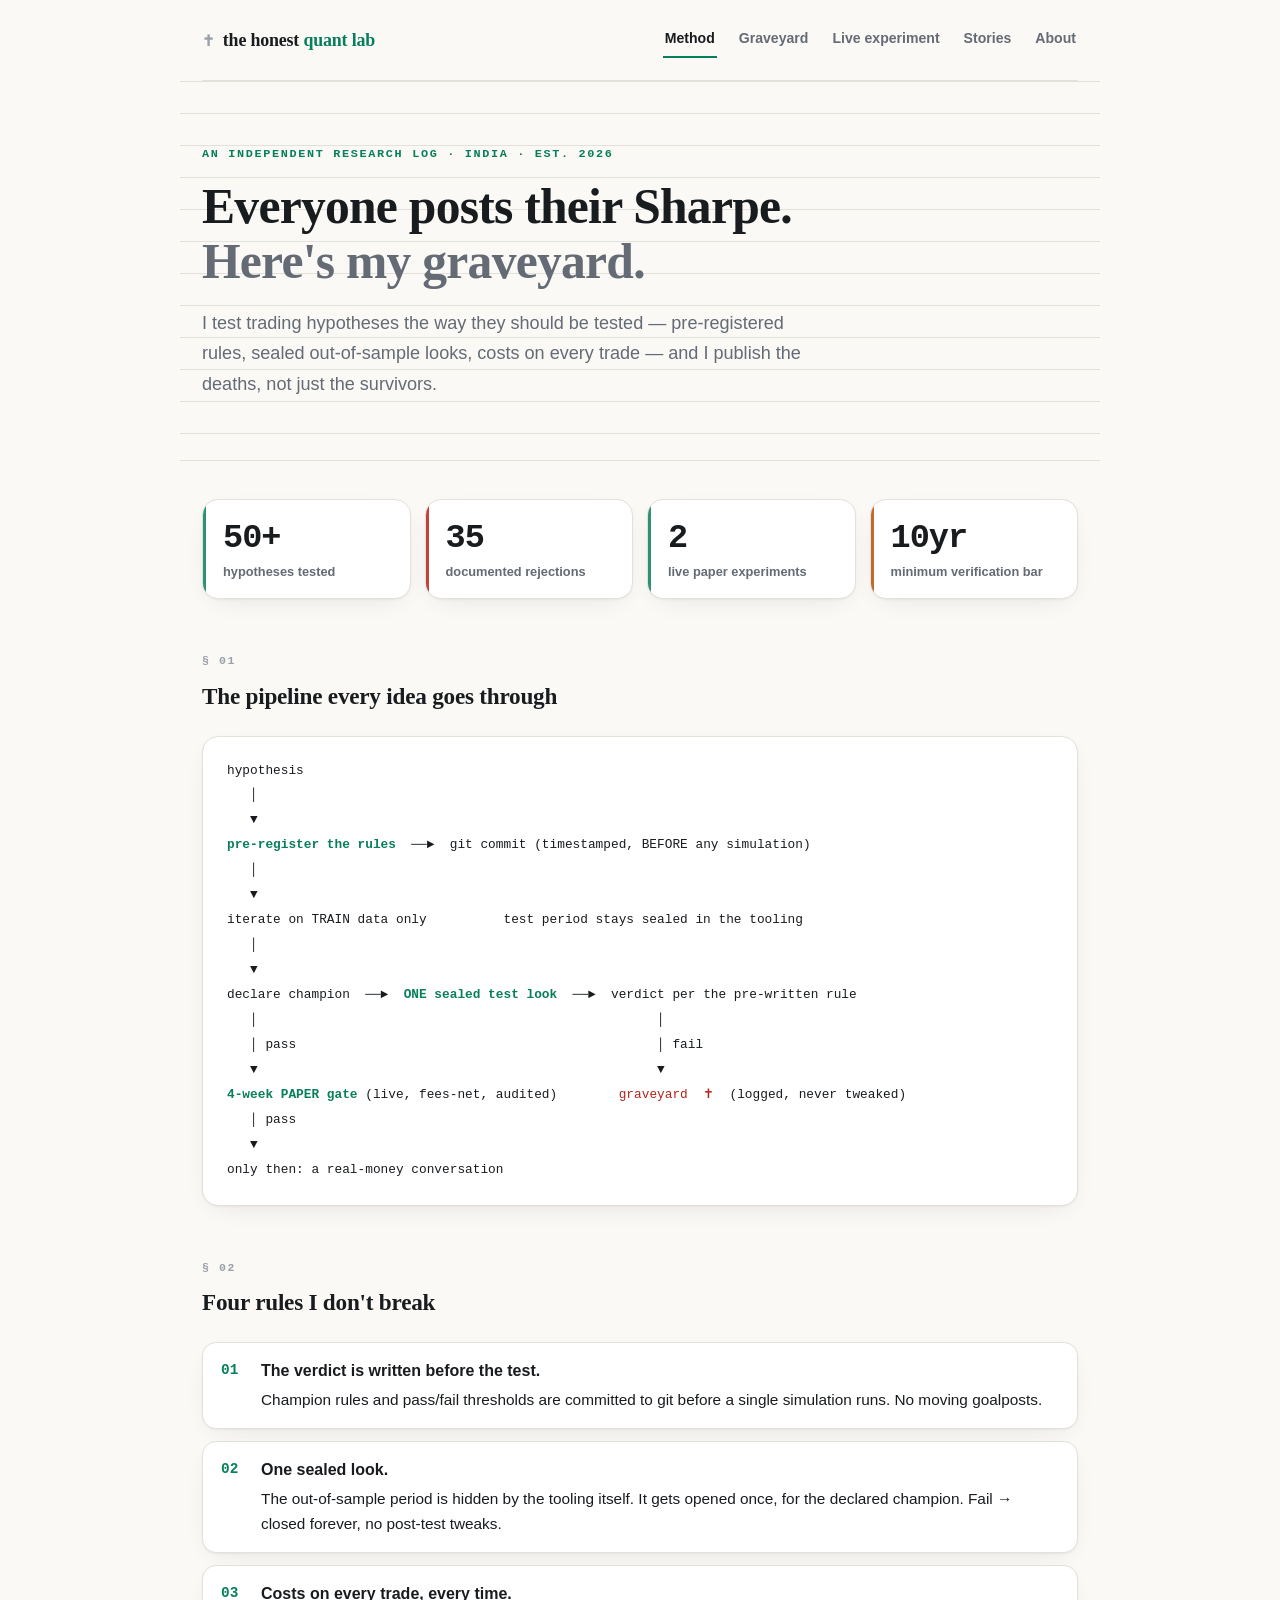
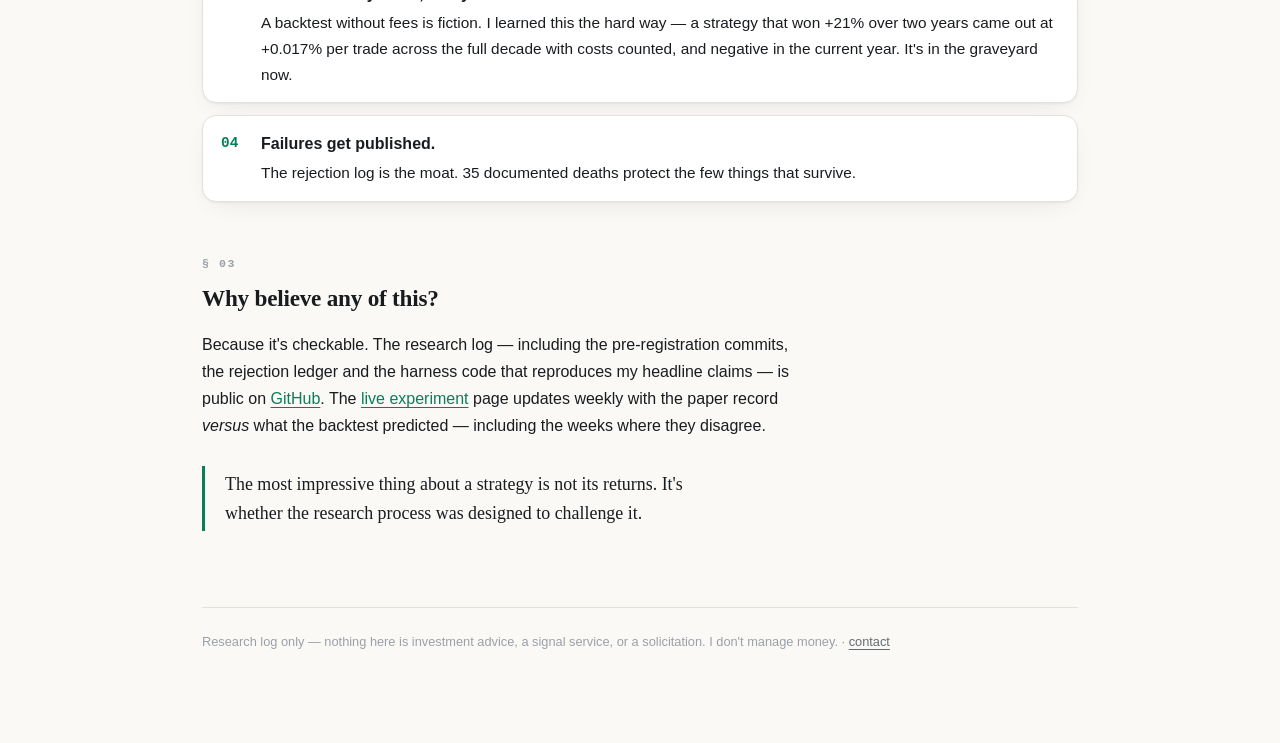
<file: site/index.html>
<!DOCTYPE html>
<html lang="en">
<head>
<meta charset="UTF-8"><meta name="viewport" content="width=device-width, initial-scale=1.0">
<title>The Honest Quant Lab — I kill strategies for a living</title>
<meta name="description" content="A public research log from India: 50+ hypotheses tested, 35 documented rejections, and one live paper experiment that reports its own scorecard weekly.">
<link rel="stylesheet" href="style.css">
</head>
<body><div class="wrap">
<nav>
  <a class="brand" href="index.html"><span class="tomb">✝</span>the honest <b>quant lab</b></a>
  <a href="index.html" class="on">Method</a>
  <a href="graveyard.html">Graveyard</a>
  <a href="experiment.html">Live experiment</a>
  <a href="story-phantom-exit.html">Stories</a>
  <a href="about.html">About</a>
</nav>

<header class="hero">
<div class="kicker">an independent research log · India · est. 2026</div>
<h1>Everyone posts their Sharpe.<br><span class="dim">Here's my graveyard.</span></h1>
<p class="lead">I test trading hypotheses the way they should be tested —
pre-registered rules, sealed out-of-sample looks, costs on every trade —
and I publish the deaths, not just the survivors.</p>
</header>

<div class="stats">
  <div class="stat"><div class="n">50+</div><div class="l">hypotheses tested</div></div>
  <div class="stat red"><div class="n">35</div><div class="l">documented rejections</div></div>
  <div class="stat"><div class="n">2</div><div class="l">live paper experiments</div></div>
  <div class="stat amber"><div class="n">10yr</div><div class="l">minimum verification bar</div></div>
</div>

<span class="sec">§ 01</span>
<h2>The pipeline every idea goes through</h2>
<div class="pipeline">hypothesis
   │
   ▼
<b>pre-register the rules</b>  ──►  git commit (timestamped, BEFORE any simulation)
   │
   ▼
iterate on TRAIN data only          test period stays sealed in the tooling
   │
   ▼
declare champion  ──►  <b>ONE sealed test look</b>  ──►  verdict per the pre-written rule
   │                                                    │
   │ pass                                               │ fail
   ▼                                                    ▼
<b>4-week PAPER gate</b> (live, fees-net, audited)        <span class="x">graveyard  ✝</span>  (logged, never tweaked)
   │ pass
   ▼
only then: a real-money conversation</div>

<span class="sec">§ 02</span>
<h2>Four rules I don't break</h2>
<ul class="rules">
  <li><b>The verdict is written before the test.</b> Champion rules and pass/fail
  thresholds are committed to git before a single simulation runs. No moving goalposts.</li>
  <li><b>One sealed look.</b> The out-of-sample period is hidden by the tooling itself.
  It gets opened once, for the declared champion. Fail → closed forever, no post-test tweaks.</li>
  <li><b>Costs on every trade, every time.</b> A backtest without fees is fiction.
  I learned this the hard way — a strategy that won +21% over two years came out at
  +0.017% per trade across the full decade with costs counted, and negative in the
  current year. It's in the graveyard now.</li>
  <li><b>Failures get published.</b> The rejection log is the moat. 35 documented
  deaths protect the few things that survive.</li>
</ul>

<span class="sec">§ 03</span>
<h2>Why believe any of this?</h2>
<p>Because it's checkable. The research log — including the pre-registration commits,
the rejection ledger and the harness code that reproduces my headline claims — is
public on <a href="https://github.com/Sunil-ghodela" rel="noopener">GitHub</a>.
The <a href="experiment.html">live experiment</a> page updates weekly with the paper
record <i>versus</i> what the backtest predicted — including the weeks where they
disagree.</p>

<blockquote>The most impressive thing about a strategy is not its returns.
It's whether the research process was designed to challenge it.</blockquote>

<div class="foot">Research log only — nothing here is investment advice, a signal
service, or a solicitation. I don't manage money. · <a href="about.html">contact</a></div>
</div></body></html>
</file>
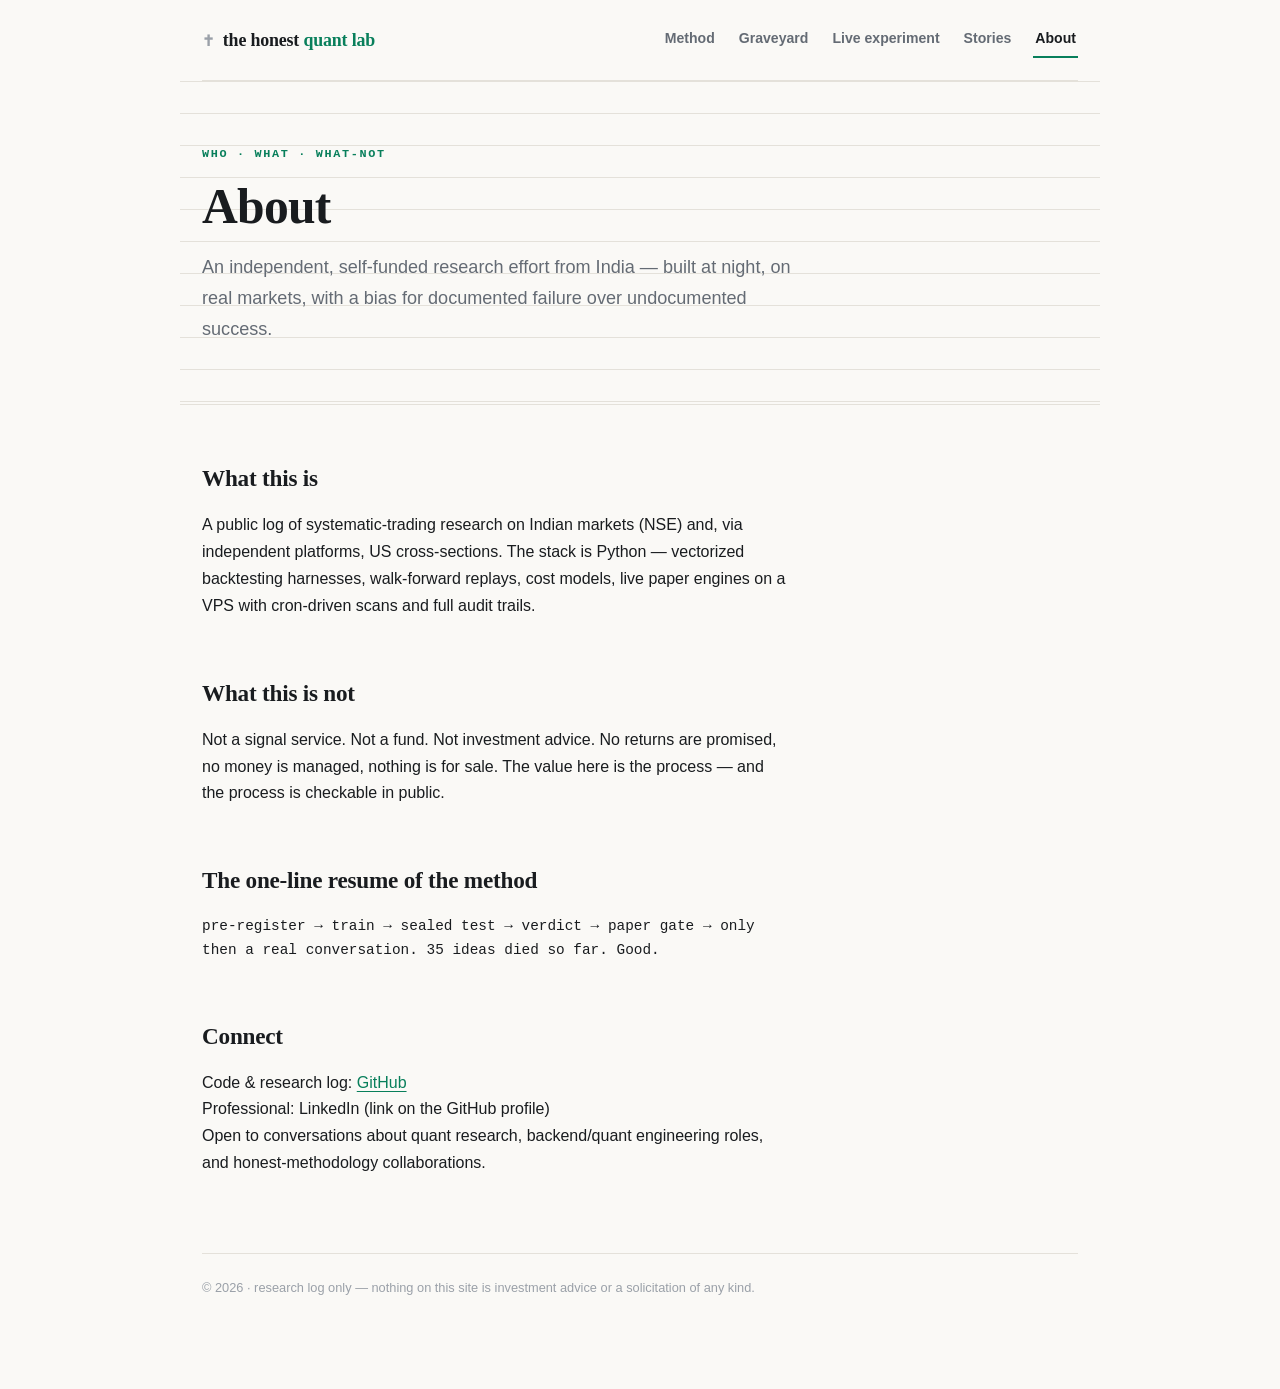
<file: site/about.html>
<!DOCTYPE html>
<html lang="en">
<head>
<meta charset="UTF-8"><meta name="viewport" content="width=device-width, initial-scale=1.0">
<title>About — the honest quant lab</title>
<link rel="stylesheet" href="style.css">
</head>
<body><div class="wrap">
<nav>
  <a class="brand" href="index.html"><span class="tomb">✝</span>the honest <b>quant lab</b></a>
  <a href="index.html">Method</a>
  <a href="graveyard.html">Graveyard</a>
  <a href="experiment.html">Live experiment</a>
  <a href="story-phantom-exit.html">Stories</a>
  <a href="about.html" class="on">About</a>
</nav>

<header class="hero">
<div class="kicker">who · what · what-not</div>
<h1>About</h1>
<p class="lead">An independent, self-funded research effort from India — built at
night, on real markets, with a bias for documented failure over undocumented success.</p>
</header>

<h2>What this is</h2>
<p>A public log of systematic-trading research on Indian markets (NSE) and, via
independent platforms, US cross-sections. The stack is Python — vectorized
backtesting harnesses, walk-forward replays, cost models, live paper engines on a
VPS with cron-driven scans and full audit trails.</p>

<h2>What this is not</h2>
<p>Not a signal service. Not a fund. Not investment advice. No returns are promised,
no money is managed, nothing is for sale. The value here is the process —
and the process is checkable in public.</p>

<h2>The one-line resume of the method</h2>
<p class="mono" style="font-size:.9rem">pre-register → train → sealed test → verdict
→ paper gate → only then a real conversation. 35 ideas died so far. Good.</p>

<h2>Connect</h2>
<p>Code & research log: <a href="https://github.com/Sunil-ghodela" rel="noopener">GitHub</a><br>
Professional: LinkedIn (link on the GitHub profile)<br>
Open to conversations about quant research, backend/quant engineering roles,
and honest-methodology collaborations.</p>

<div class="foot">© 2026 · research log only — nothing on this site is investment
advice or a solicitation of any kind.</div>
</div></body></html>
</file>
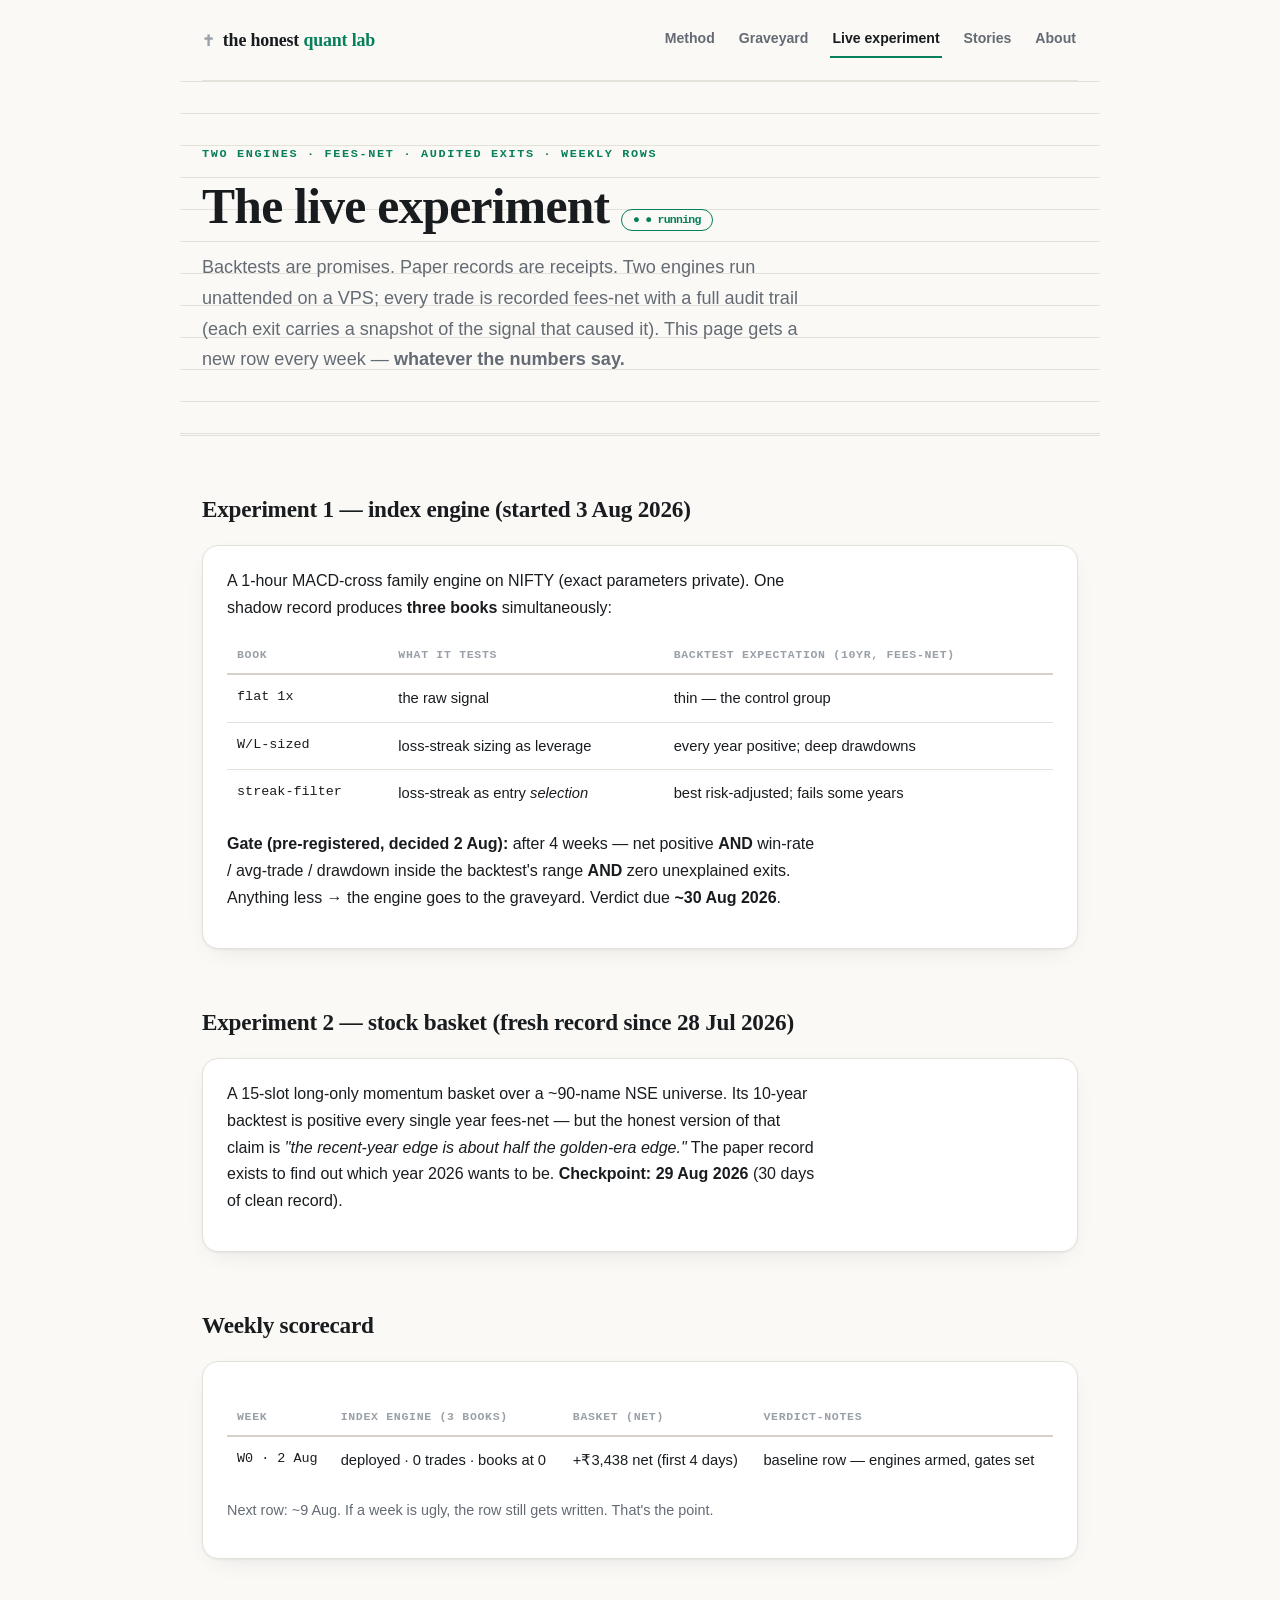
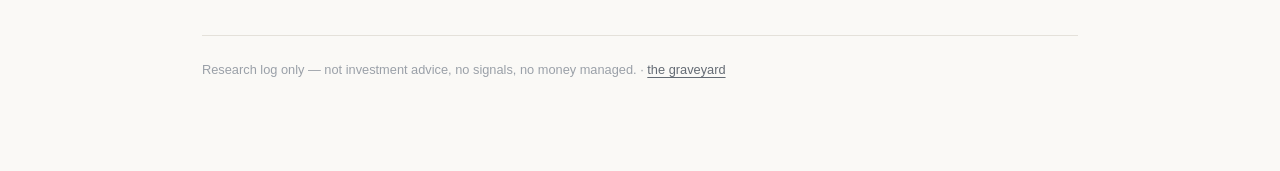
<file: site/experiment.html>
<!DOCTYPE html>
<html lang="en">
<head>
<meta charset="UTF-8"><meta name="viewport" content="width=device-width, initial-scale=1.0">
<title>Live experiment — paper vs backtest, weekly scorecard</title>
<meta name="description" content="Two paper experiments running live. Every week I publish what the paper record did versus what the backtest predicted — including the weeks they disagree.">
<link rel="stylesheet" href="style.css">
</head>
<body><div class="wrap">
<nav>
  <a class="brand" href="index.html"><span class="tomb">✝</span>the honest <b>quant lab</b></a>
  <a href="index.html">Method</a>
  <a href="graveyard.html">Graveyard</a>
  <a href="experiment.html" class="on">Live experiment</a>
  <a href="story-phantom-exit.html">Stories</a>
  <a href="about.html">About</a>
</nav>

<header class="hero">
<div class="kicker">two engines · fees-net · audited exits · weekly rows</div>
<h1>The live experiment <span class="badge live">● running</span></h1>
<p class="lead">Backtests are promises. Paper records are receipts. Two engines run
unattended on a VPS; every trade is recorded fees-net with a full audit trail
(each exit carries a snapshot of the signal that caused it). This page gets a new
row every week — <b>whatever the numbers say.</b></p>
</header>

<h2>Experiment 1 — index engine (started 3 Aug 2026)</h2>
<div class="card">
<p>A 1-hour MACD-cross family engine on NIFTY (exact parameters private).
One shadow record produces <b>three books</b> simultaneously:</p>
<table>
<tr><th>Book</th><th>What it tests</th><th>Backtest expectation (10yr, fees-net)</th></tr>
<tr><td class="mono">flat 1x</td><td>the raw signal</td><td>thin — the control group</td></tr>
<tr><td class="mono">W/L-sized</td><td>loss-streak sizing as leverage</td><td>every year positive; deep drawdowns</td></tr>
<tr><td class="mono">streak-filter</td><td>loss-streak as entry <i>selection</i></td><td>best risk-adjusted; fails some years</td></tr>
</table>
<p style="margin-top:12px"><b>Gate (pre-registered, decided 2 Aug):</b> after 4 weeks —
net positive <b>AND</b> win-rate / avg-trade / drawdown inside the backtest's range
<b>AND</b> zero unexplained exits. Anything less → the engine goes to the graveyard.
Verdict due <b>~30 Aug 2026</b>.</p>
</div>

<h2>Experiment 2 — stock basket (fresh record since 28 Jul 2026)</h2>
<div class="card">
<p>A 15-slot long-only momentum basket over a ~90-name NSE universe.
Its 10-year backtest is positive every single year fees-net — but the honest
version of that claim is <i>"the recent-year edge is about half the golden-era
edge."</i> The paper record exists to find out which year 2026 wants to be.
<b>Checkpoint: 29 Aug 2026</b> (30 days of clean record).</p>
</div>

<h2>Weekly scorecard</h2>
<div class="card">
<table>
<tr><th>Week</th><th>Index engine (3 books)</th><th>Basket (net)</th><th>Verdict-notes</th></tr>
<tr><td class="mono">W0 · 2 Aug</td><td>deployed · 0 trades · books at 0</td>
<td>+₹3,438 net (first 4 days)</td>
<td>baseline row — engines armed, gates set</td></tr>
</table>
<p style="margin-top:10px;color:var(--muted);font-size:.9rem">Next row: ~9 Aug.
If a week is ugly, the row still gets written. That's the point.</p>
</div>

<div class="foot">Research log only — not investment advice, no signals, no money
managed. · <a href="graveyard.html">the graveyard</a></div>
</div></body></html>
</file>
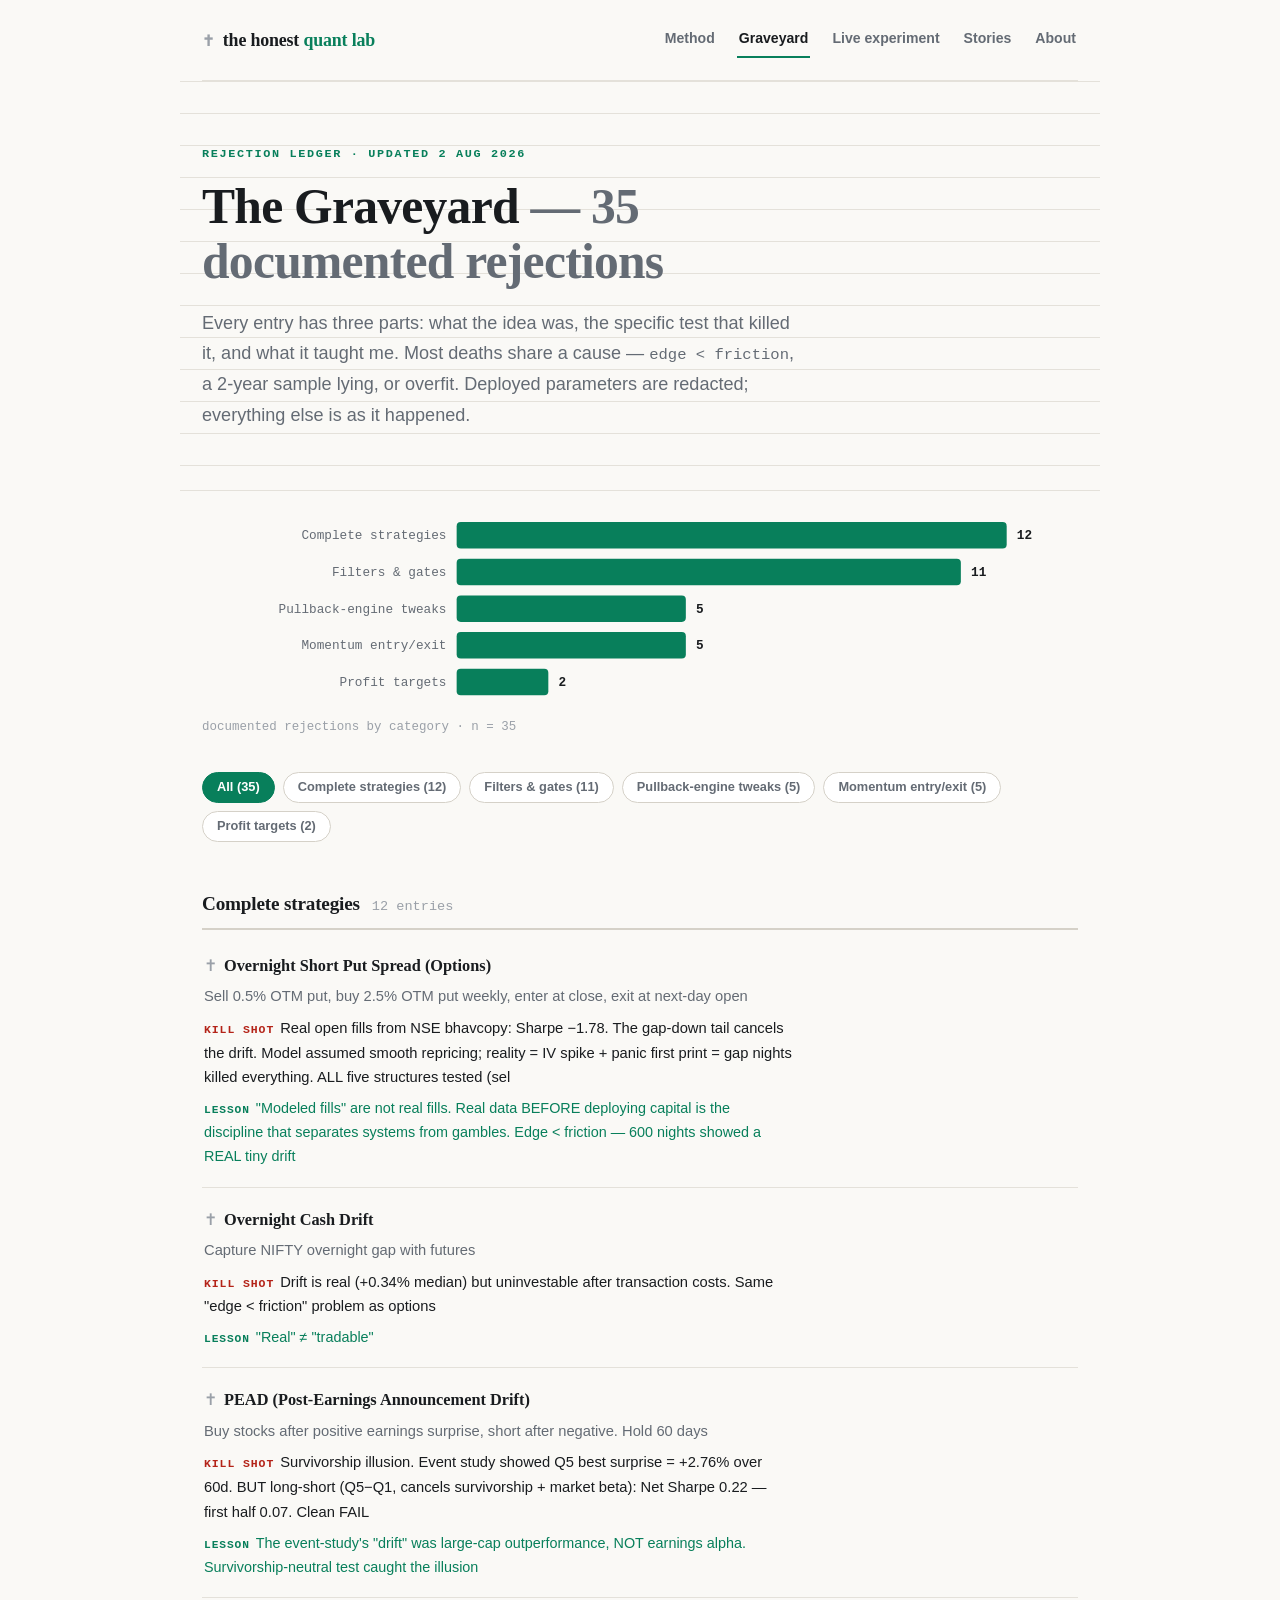
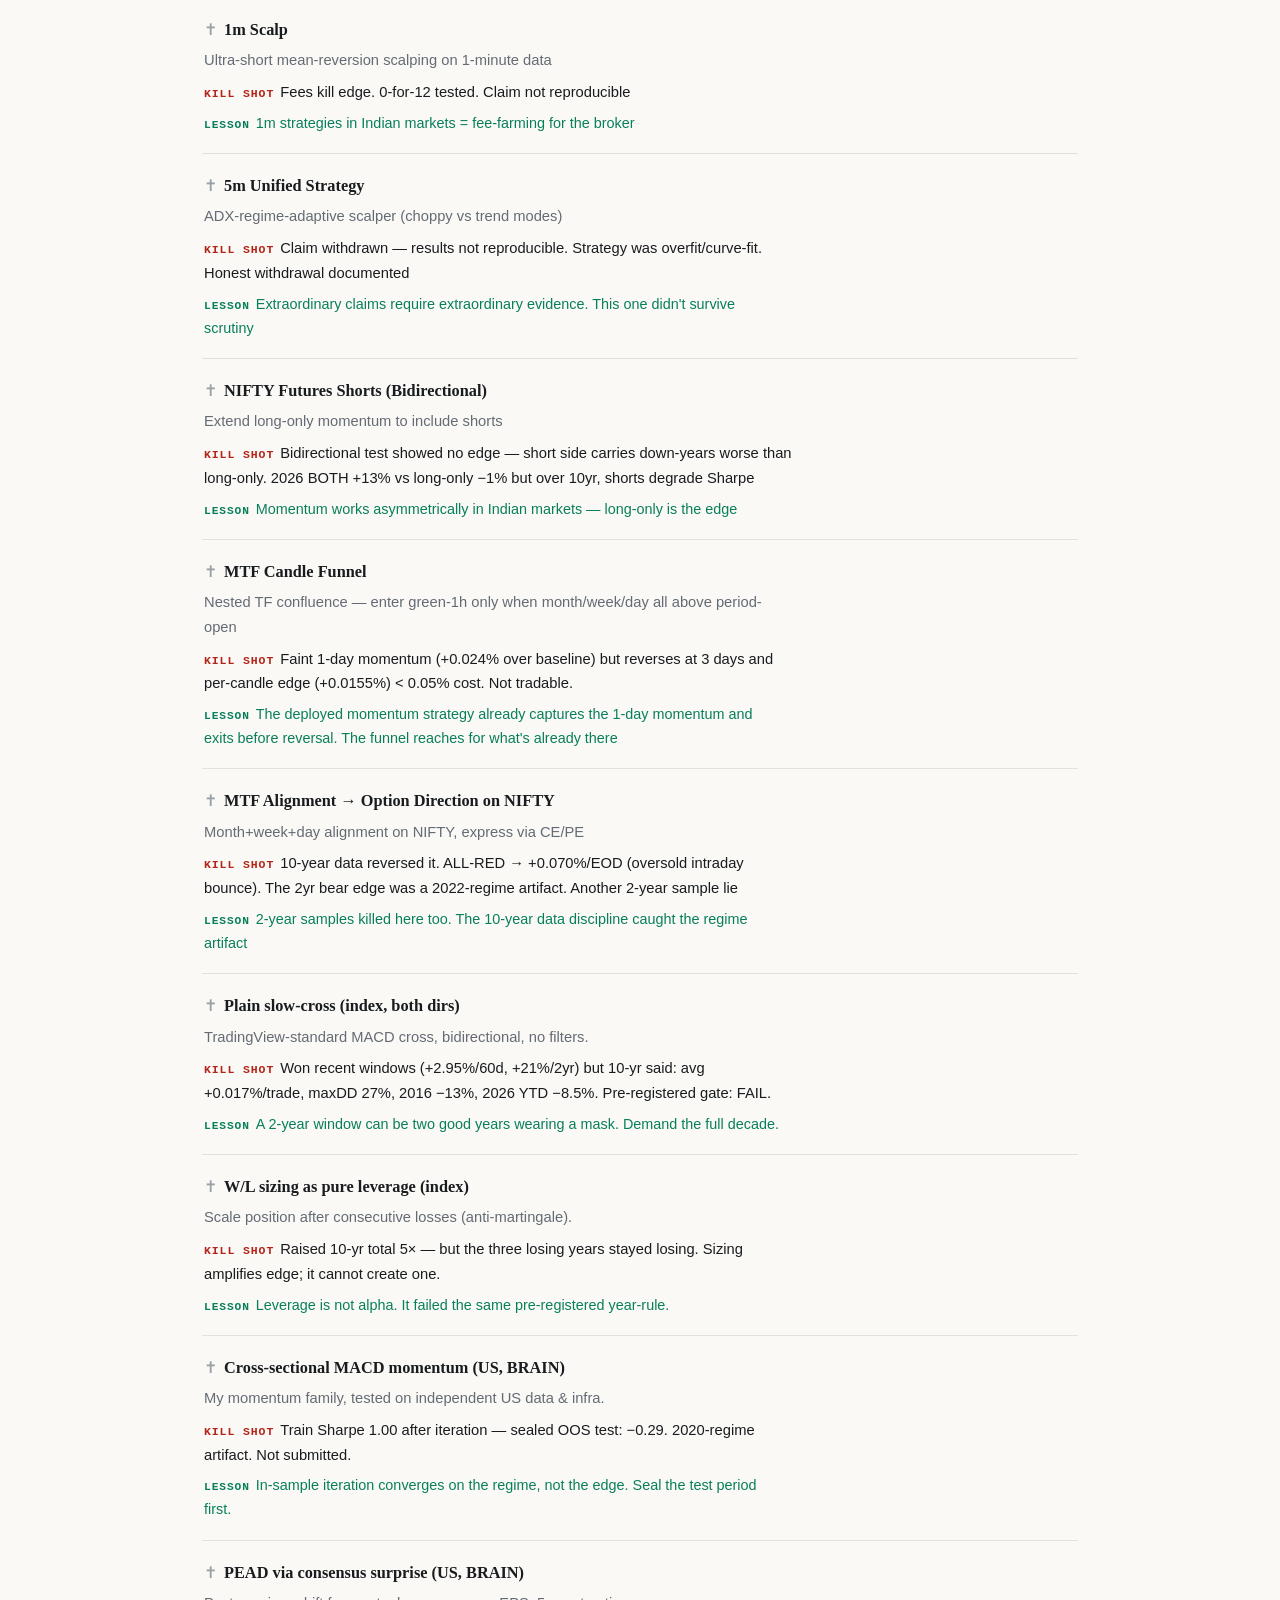
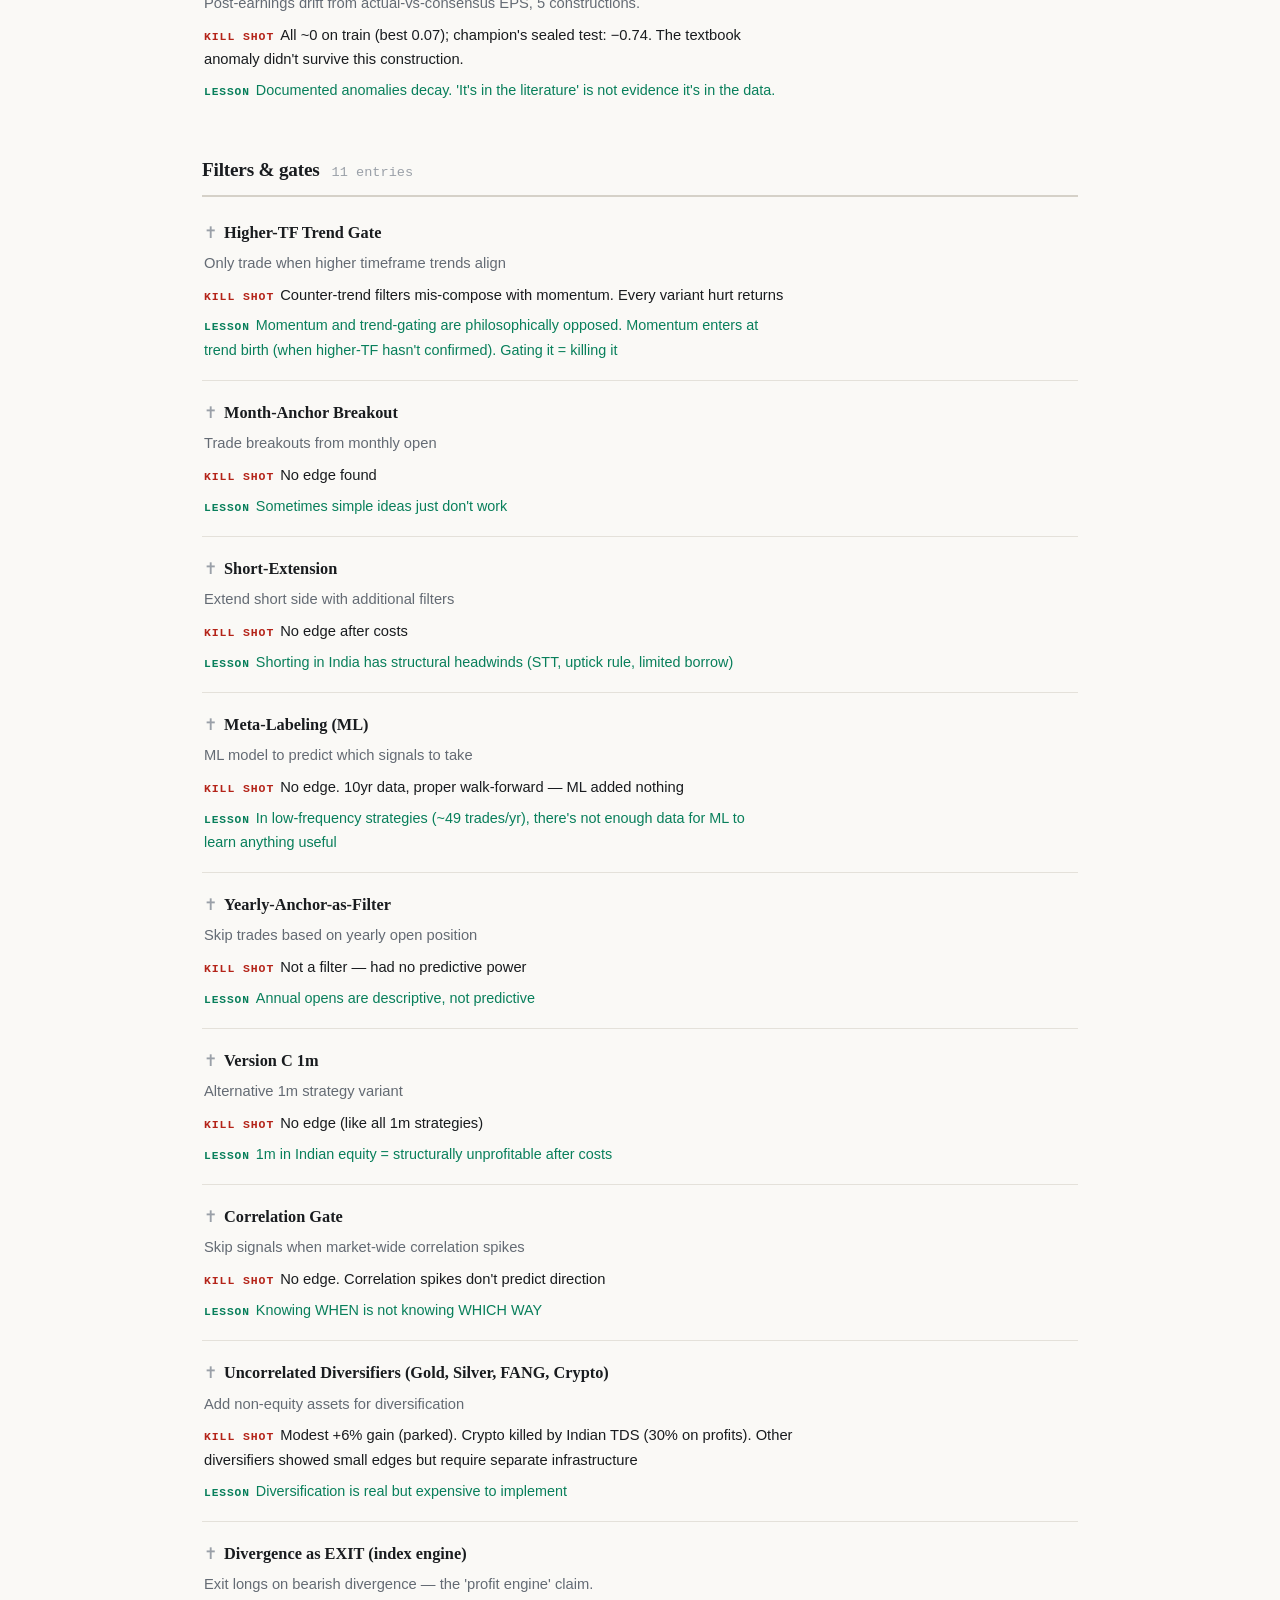
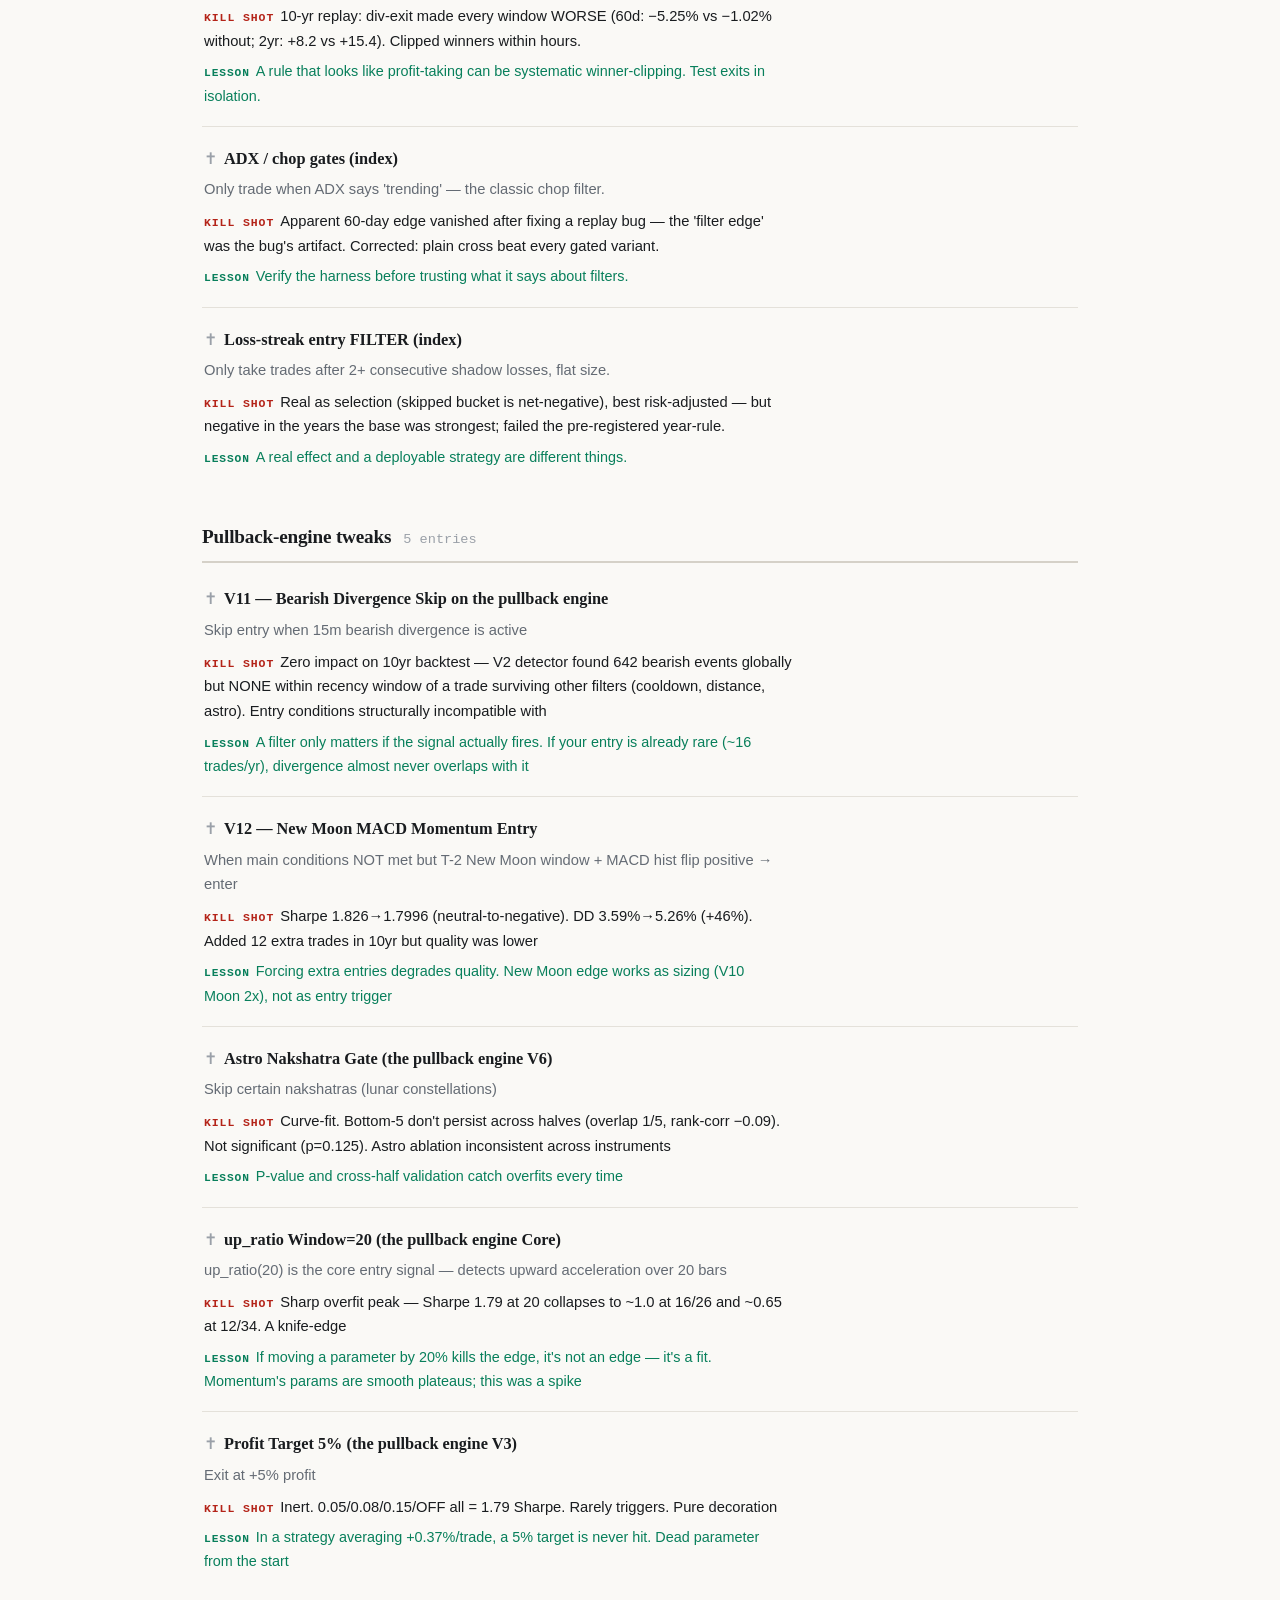
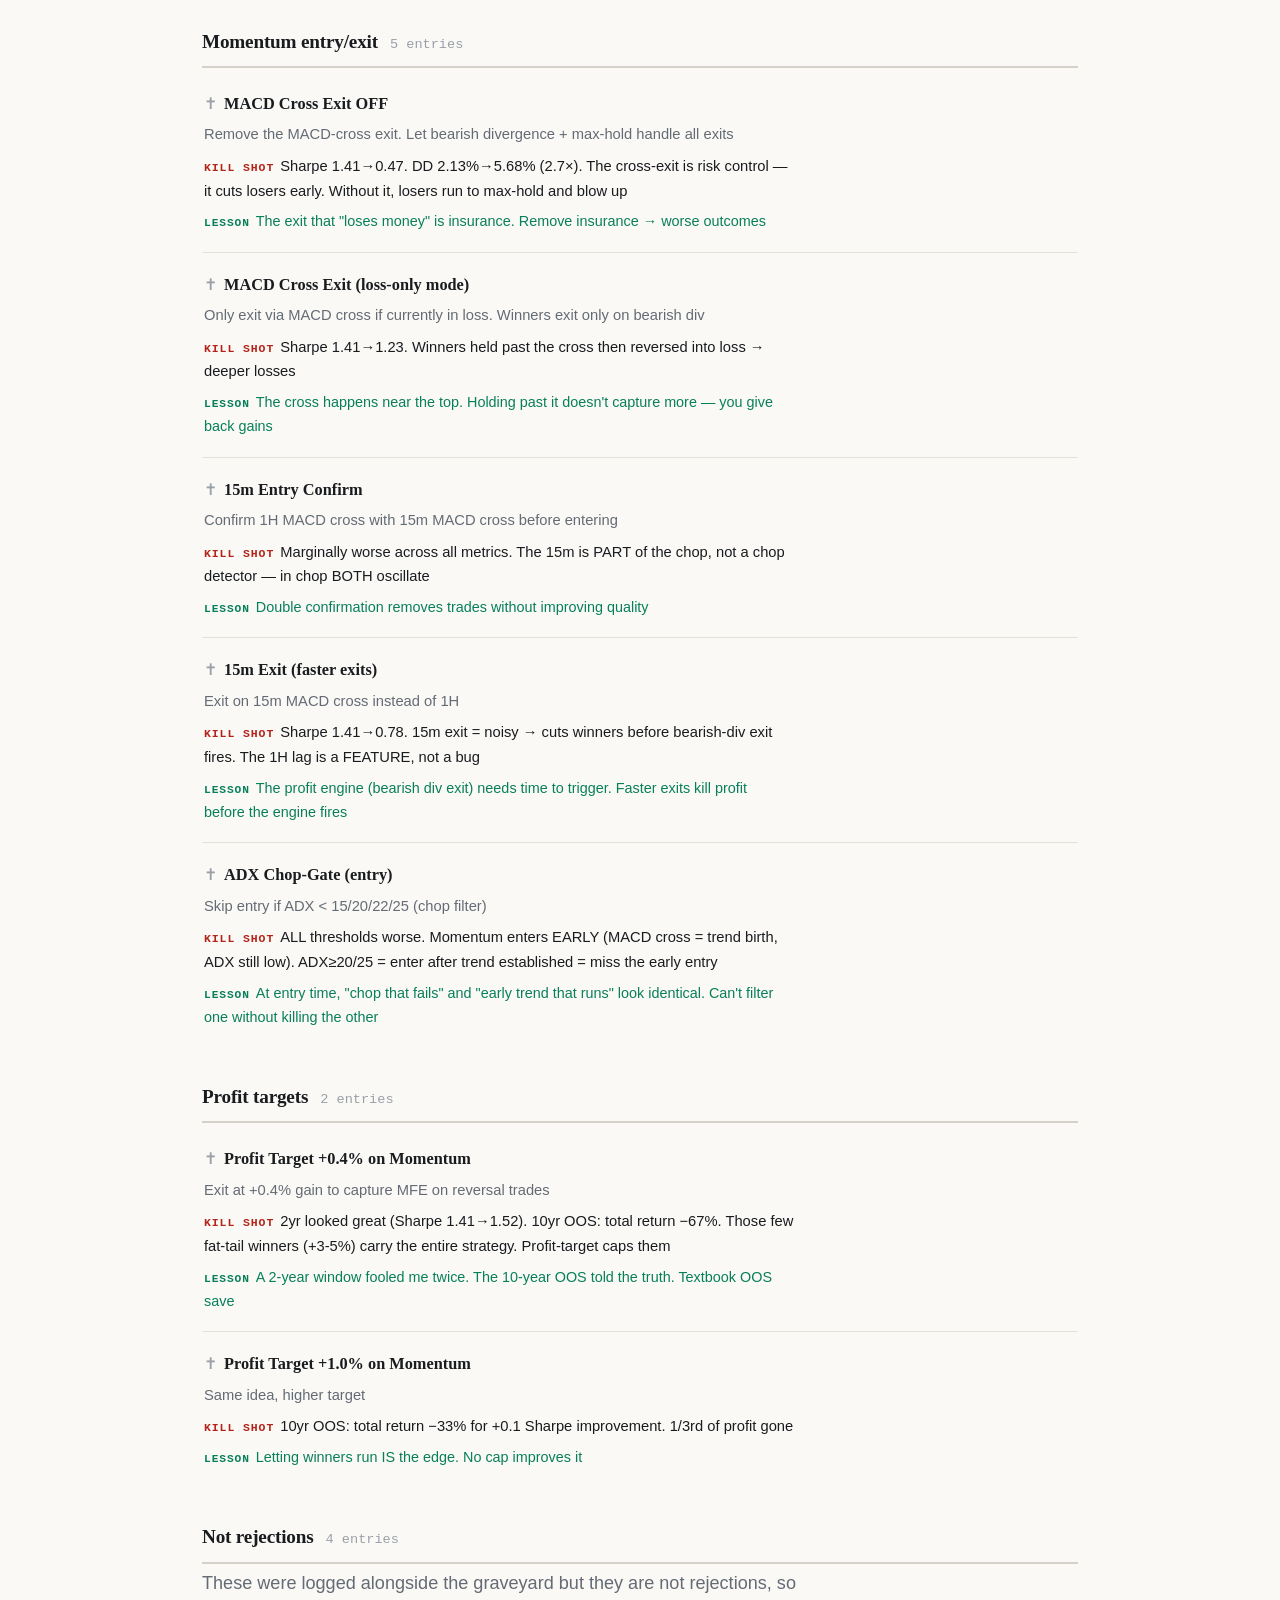
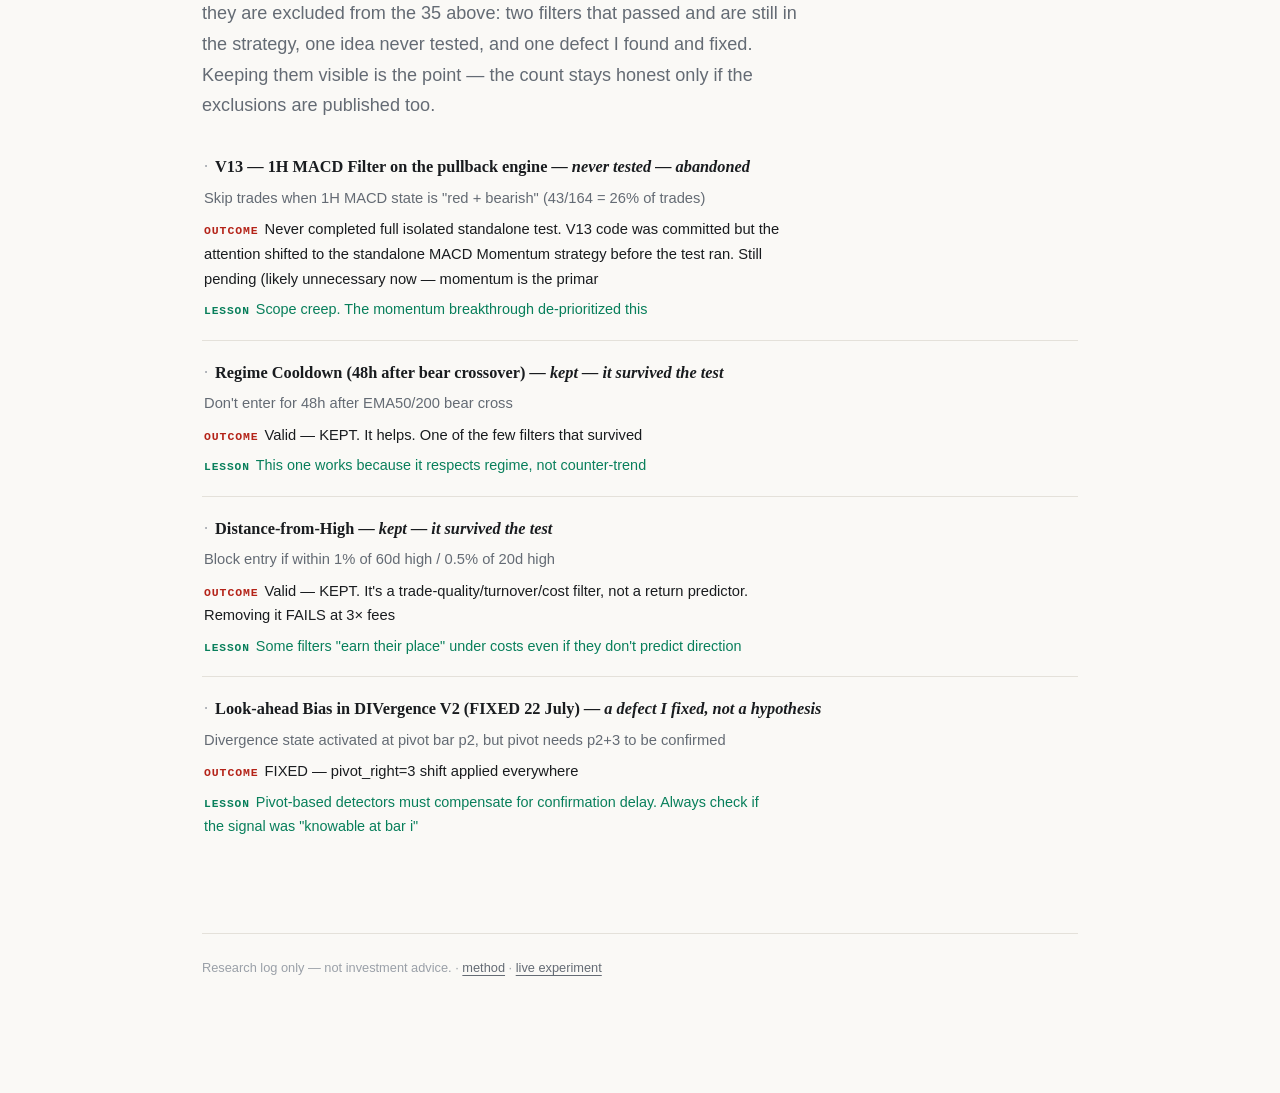
<file: site/graveyard.html>
<!DOCTYPE html>
<html lang="en">
<head>
<meta charset="UTF-8"><meta name="viewport" content="width=device-width, initial-scale=1.0">
<title>The Graveyard — 35 documented rejections</title>
<meta name="description" content="Every hypothesis I tested and killed: what it was, the kill-shot, and the lesson. The rejection log is the moat.">
<link rel="stylesheet" href="style.css">
</head>
<body><div class="wrap">
<nav>
  <a class="brand" href="index.html"><span class="tomb">✝</span>the honest <b>quant lab</b></a>
  <a href="index.html">Method</a>
  <a href="graveyard.html" class="on">Graveyard</a>
  <a href="experiment.html">Live experiment</a>
  <a href="story-phantom-exit.html">Stories</a>
  <a href="about.html">About</a>
</nav>
<header class="hero">
<div class="kicker">rejection ledger · updated 2 Aug 2026</div>
<h1>The Graveyard <span class="dim">— 35 documented rejections</span></h1>
<p class="lead">Every entry has three parts: what the idea was, the specific test
that killed it, and what it taught me. Most deaths share a cause —
<span class="mono">edge &lt; friction</span>, a 2-year sample lying, or overfit.
Deployed parameters are redacted; everything else is as it happened.</p>
</header>

<div class="chart"><svg viewBox="0 0 860 190" role="img" aria-label="Rejections by category"><text x="240" y="22.0" text-anchor="end">Complete strategies</text><rect class="bar" x="250" y="5" width="540" height="26" rx="4"><title>Complete strategies: 12 rejections</title></rect><text class="val" x="800" y="22.0">12</text><text x="240" y="58.0" text-anchor="end">Filters &amp; gates</text><rect class="bar" x="250" y="41" width="495" height="26" rx="4"><title>Filters &amp; gates: 11 rejections</title></rect><text class="val" x="755" y="58.0">11</text><text x="240" y="94.0" text-anchor="end">Pullback-engine tweaks</text><rect class="bar" x="250" y="77" width="225" height="26" rx="4"><title>Pullback-engine tweaks: 5 rejections</title></rect><text class="val" x="485" y="94.0">5</text><text x="240" y="130.0" text-anchor="end">Momentum entry/exit</text><rect class="bar" x="250" y="113" width="225" height="26" rx="4"><title>Momentum entry/exit: 5 rejections</title></rect><text class="val" x="485" y="130.0">5</text><text x="240" y="166.0" text-anchor="end">Profit targets</text><rect class="bar" x="250" y="149" width="90" height="26" rx="4"><title>Profit targets: 2 rejections</title></rect><text class="val" x="350" y="166.0">2</text></svg><div class="cap">documented rejections by category · n = 35</div></div>

<div class="filterbar" id="filters"><button class="on" data-f="All">All (35)</button><button data-f="Complete strategies">Complete strategies (12)</button><button data-f="Filters &amp; gates">Filters &amp; gates (11)</button><button data-f="Pullback-engine tweaks">Pullback-engine tweaks (5)</button><button data-f="Momentum entry/exit">Momentum entry/exit (5)</button><button data-f="Profit targets">Profit targets (2)</button></div>

<div class="cat-block" data-cat="Complete strategies"><div class="cat-head"><h2>Complete strategies</h2><span class="cnt">12 entries</span></div><div class="g-entry" data-cat="Complete strategies"><div class="t"><span class="tomb">✝</span>Overnight Short Put Spread (Options)</div><div class="w">Sell 0.5% OTM put, buy 2.5% OTM put weekly, enter at close, exit at next-day open</div><div class="k"><b>Kill shot</b>Real open fills from NSE bhavcopy: Sharpe −1.78. The gap-down tail cancels the drift. Model assumed smooth repricing; reality = IV spike + panic first print = gap nights killed everything. ALL five structures tested (sel</div><div class="l"><b>Lesson</b>&quot;Modeled fills&quot; are not real fills. Real data BEFORE deploying capital is the discipline that separates systems from gambles. Edge &lt; friction — 600 nights showed a REAL tiny drift </div></div><div class="g-entry" data-cat="Complete strategies"><div class="t"><span class="tomb">✝</span>Overnight Cash Drift</div><div class="w">Capture NIFTY overnight gap with futures</div><div class="k"><b>Kill shot</b>Drift is real (+0.34% median) but uninvestable after transaction costs. Same &quot;edge &lt; friction&quot; problem as options</div><div class="l"><b>Lesson</b>&quot;Real&quot; ≠ &quot;tradable&quot;</div></div><div class="g-entry" data-cat="Complete strategies"><div class="t"><span class="tomb">✝</span>PEAD (Post-Earnings Announcement Drift)</div><div class="w">Buy stocks after positive earnings surprise, short after negative. Hold 60 days</div><div class="k"><b>Kill shot</b>Survivorship illusion. Event study showed Q5 best surprise = +2.76% over 60d. BUT long-short (Q5−Q1, cancels survivorship + market beta): Net Sharpe 0.22 — first half 0.07. Clean FAIL</div><div class="l"><b>Lesson</b>The event-study&#x27;s &quot;drift&quot; was large-cap outperformance, NOT earnings alpha. Survivorship-neutral test caught the illusion</div></div><div class="g-entry" data-cat="Complete strategies"><div class="t"><span class="tomb">✝</span>1m Scalp</div><div class="w">Ultra-short mean-reversion scalping on 1-minute data</div><div class="k"><b>Kill shot</b>Fees kill edge. 0-for-12 tested. Claim not reproducible</div><div class="l"><b>Lesson</b>1m strategies in Indian markets = fee-farming for the broker</div></div><div class="g-entry" data-cat="Complete strategies"><div class="t"><span class="tomb">✝</span>5m Unified Strategy</div><div class="w">ADX-regime-adaptive scalper (choppy vs trend modes)</div><div class="k"><b>Kill shot</b>Claim withdrawn — results not reproducible. Strategy was overfit/curve-fit. Honest withdrawal documented</div><div class="l"><b>Lesson</b>Extraordinary claims require extraordinary evidence. This one didn&#x27;t survive scrutiny</div></div><div class="g-entry" data-cat="Complete strategies"><div class="t"><span class="tomb">✝</span>NIFTY Futures Shorts (Bidirectional)</div><div class="w">Extend long-only momentum to include shorts</div><div class="k"><b>Kill shot</b>Bidirectional test showed no edge — short side carries down-years worse than long-only. 2026 BOTH +13% vs long-only −1% but over 10yr, shorts degrade Sharpe</div><div class="l"><b>Lesson</b>Momentum works asymmetrically in Indian markets — long-only is the edge</div></div><div class="g-entry" data-cat="Complete strategies"><div class="t"><span class="tomb">✝</span>MTF Candle Funnel</div><div class="w">Nested TF confluence — enter green-1h only when month/week/day all above period-open</div><div class="k"><b>Kill shot</b>Faint 1-day momentum (+0.024% over baseline) but reverses at 3 days and per-candle edge (+0.0155%) &lt; 0.05% cost. Not tradable.</div><div class="l"><b>Lesson</b>The deployed momentum strategy already captures the 1-day momentum and exits before reversal. The funnel reaches for what&#x27;s already there</div></div><div class="g-entry" data-cat="Complete strategies"><div class="t"><span class="tomb">✝</span>MTF Alignment → Option Direction on NIFTY</div><div class="w">Month+week+day alignment on NIFTY, express via CE/PE</div><div class="k"><b>Kill shot</b>10-year data reversed it. ALL-RED → +0.070%/EOD (oversold intraday bounce). The 2yr bear edge was a 2022-regime artifact. Another 2-year sample lie</div><div class="l"><b>Lesson</b>2-year samples killed here too. The 10-year data discipline caught the regime artifact</div></div><div class="g-entry" data-cat="Complete strategies"><div class="t"><span class="tomb">✝</span>Plain slow-cross (index, both dirs)</div><div class="w">TradingView-standard MACD cross, bidirectional, no filters.</div><div class="k"><b>Kill shot</b>Won recent windows (+2.95%/60d, +21%/2yr) but 10-yr said: avg +0.017%/trade, maxDD 27%, 2016 −13%, 2026 YTD −8.5%. Pre-registered gate: FAIL.</div><div class="l"><b>Lesson</b>A 2-year window can be two good years wearing a mask. Demand the full decade.</div></div><div class="g-entry" data-cat="Complete strategies"><div class="t"><span class="tomb">✝</span>W/L sizing as pure leverage (index)</div><div class="w">Scale position after consecutive losses (anti-martingale).</div><div class="k"><b>Kill shot</b>Raised 10-yr total 5× — but the three losing years stayed losing. Sizing amplifies edge; it cannot create one.</div><div class="l"><b>Lesson</b>Leverage is not alpha. It failed the same pre-registered year-rule.</div></div><div class="g-entry" data-cat="Complete strategies"><div class="t"><span class="tomb">✝</span>Cross-sectional MACD momentum (US, BRAIN)</div><div class="w">My momentum family, tested on independent US data &amp; infra.</div><div class="k"><b>Kill shot</b>Train Sharpe 1.00 after iteration — sealed OOS test: −0.29. 2020-regime artifact. Not submitted.</div><div class="l"><b>Lesson</b>In-sample iteration converges on the regime, not the edge. Seal the test period first.</div></div><div class="g-entry" data-cat="Complete strategies"><div class="t"><span class="tomb">✝</span>PEAD via consensus surprise (US, BRAIN)</div><div class="w">Post-earnings drift from actual-vs-consensus EPS, 5 constructions.</div><div class="k"><b>Kill shot</b>All ~0 on train (best 0.07); champion&#x27;s sealed test: −0.74. The textbook anomaly didn&#x27;t survive this construction.</div><div class="l"><b>Lesson</b>Documented anomalies decay. &#x27;It&#x27;s in the literature&#x27; is not evidence it&#x27;s in the data.</div></div></div><div class="cat-block" data-cat="Filters &amp; gates"><div class="cat-head"><h2>Filters &amp; gates</h2><span class="cnt">11 entries</span></div><div class="g-entry" data-cat="Filters &amp; gates"><div class="t"><span class="tomb">✝</span>Higher-TF Trend Gate</div><div class="w">Only trade when higher timeframe trends align</div><div class="k"><b>Kill shot</b>Counter-trend filters mis-compose with momentum. Every variant hurt returns</div><div class="l"><b>Lesson</b>Momentum and trend-gating are philosophically opposed. Momentum enters at trend birth (when higher-TF hasn&#x27;t confirmed). Gating it = killing it</div></div><div class="g-entry" data-cat="Filters &amp; gates"><div class="t"><span class="tomb">✝</span>Month-Anchor Breakout</div><div class="w">Trade breakouts from monthly open</div><div class="k"><b>Kill shot</b>No edge found</div><div class="l"><b>Lesson</b>Sometimes simple ideas just don&#x27;t work</div></div><div class="g-entry" data-cat="Filters &amp; gates"><div class="t"><span class="tomb">✝</span>Short-Extension</div><div class="w">Extend short side with additional filters</div><div class="k"><b>Kill shot</b>No edge after costs</div><div class="l"><b>Lesson</b>Shorting in India has structural headwinds (STT, uptick rule, limited borrow)</div></div><div class="g-entry" data-cat="Filters &amp; gates"><div class="t"><span class="tomb">✝</span>Meta-Labeling (ML)</div><div class="w">ML model to predict which signals to take</div><div class="k"><b>Kill shot</b>No edge. 10yr data, proper walk-forward — ML added nothing</div><div class="l"><b>Lesson</b>In low-frequency strategies (~49 trades/yr), there&#x27;s not enough data for ML to learn anything useful</div></div><div class="g-entry" data-cat="Filters &amp; gates"><div class="t"><span class="tomb">✝</span>Yearly-Anchor-as-Filter</div><div class="w">Skip trades based on yearly open position</div><div class="k"><b>Kill shot</b>Not a filter — had no predictive power</div><div class="l"><b>Lesson</b>Annual opens are descriptive, not predictive</div></div><div class="g-entry" data-cat="Filters &amp; gates"><div class="t"><span class="tomb">✝</span>Version C 1m</div><div class="w">Alternative 1m strategy variant</div><div class="k"><b>Kill shot</b>No edge (like all 1m strategies)</div><div class="l"><b>Lesson</b>1m in Indian equity = structurally unprofitable after costs</div></div><div class="g-entry" data-cat="Filters &amp; gates"><div class="t"><span class="tomb">✝</span>Correlation Gate</div><div class="w">Skip signals when market-wide correlation spikes</div><div class="k"><b>Kill shot</b>No edge. Correlation spikes don&#x27;t predict direction</div><div class="l"><b>Lesson</b>Knowing WHEN is not knowing WHICH WAY</div></div><div class="g-entry" data-cat="Filters &amp; gates"><div class="t"><span class="tomb">✝</span>Uncorrelated Diversifiers (Gold, Silver, FANG, Crypto)</div><div class="w">Add non-equity assets for diversification</div><div class="k"><b>Kill shot</b>Modest +6% gain (parked). Crypto killed by Indian TDS (30% on profits). Other diversifiers showed small edges but require separate infrastructure</div><div class="l"><b>Lesson</b>Diversification is real but expensive to implement</div></div><div class="g-entry" data-cat="Filters &amp; gates"><div class="t"><span class="tomb">✝</span>Divergence as EXIT (index engine)</div><div class="w">Exit longs on bearish divergence — the &#x27;profit engine&#x27; claim.</div><div class="k"><b>Kill shot</b>10-yr replay: div-exit made every window WORSE (60d: −5.25% vs −1.02% without; 2yr: +8.2 vs +15.4). Clipped winners within hours.</div><div class="l"><b>Lesson</b>A rule that looks like profit-taking can be systematic winner-clipping. Test exits in isolation.</div></div><div class="g-entry" data-cat="Filters &amp; gates"><div class="t"><span class="tomb">✝</span>ADX / chop gates (index)</div><div class="w">Only trade when ADX says &#x27;trending&#x27; — the classic chop filter.</div><div class="k"><b>Kill shot</b>Apparent 60-day edge vanished after fixing a replay bug — the &#x27;filter edge&#x27; was the bug&#x27;s artifact. Corrected: plain cross beat every gated variant.</div><div class="l"><b>Lesson</b>Verify the harness before trusting what it says about filters.</div></div><div class="g-entry" data-cat="Filters &amp; gates"><div class="t"><span class="tomb">✝</span>Loss-streak entry FILTER (index)</div><div class="w">Only take trades after 2+ consecutive shadow losses, flat size.</div><div class="k"><b>Kill shot</b>Real as selection (skipped bucket is net-negative), best risk-adjusted — but negative in the years the base was strongest; failed the pre-registered year-rule.</div><div class="l"><b>Lesson</b>A real effect and a deployable strategy are different things.</div></div></div><div class="cat-block" data-cat="Pullback-engine tweaks"><div class="cat-head"><h2>Pullback-engine tweaks</h2><span class="cnt">5 entries</span></div><div class="g-entry" data-cat="Pullback-engine tweaks"><div class="t"><span class="tomb">✝</span>V11 — Bearish Divergence Skip on the pullback engine</div><div class="w">Skip entry when 15m bearish divergence is active</div><div class="k"><b>Kill shot</b>Zero impact on 10yr backtest — V2 detector found 642 bearish events globally but NONE within recency window of a trade surviving other filters (cooldown, distance, astro). Entry conditions structurally incompatible with </div><div class="l"><b>Lesson</b>A filter only matters if the signal actually fires. If your entry is already rare (~16 trades/yr), divergence almost never overlaps with it</div></div><div class="g-entry" data-cat="Pullback-engine tweaks"><div class="t"><span class="tomb">✝</span>V12 — New Moon MACD Momentum Entry</div><div class="w">When main conditions NOT met but T-2 New Moon window + MACD hist flip positive → enter</div><div class="k"><b>Kill shot</b>Sharpe 1.826→1.7996 (neutral-to-negative). DD 3.59%→5.26% (+46%). Added 12 extra trades in 10yr but quality was lower</div><div class="l"><b>Lesson</b>Forcing extra entries degrades quality. New Moon edge works as sizing (V10 Moon 2x), not as entry trigger</div></div><div class="g-entry" data-cat="Pullback-engine tweaks"><div class="t"><span class="tomb">✝</span>Astro Nakshatra Gate (the pullback engine V6)</div><div class="w">Skip certain nakshatras (lunar constellations)</div><div class="k"><b>Kill shot</b>Curve-fit. Bottom-5 don&#x27;t persist across halves (overlap 1/5, rank-corr −0.09). Not significant (p=0.125). Astro ablation inconsistent across instruments</div><div class="l"><b>Lesson</b>P-value and cross-half validation catch overfits every time</div></div><div class="g-entry" data-cat="Pullback-engine tweaks"><div class="t"><span class="tomb">✝</span>up_ratio Window=20 (the pullback engine Core)</div><div class="w">up_ratio(20) is the core entry signal — detects upward acceleration over 20 bars</div><div class="k"><b>Kill shot</b>Sharp overfit peak — Sharpe 1.79 at 20 collapses to ~1.0 at 16/26 and ~0.65 at 12/34. A knife-edge</div><div class="l"><b>Lesson</b>If moving a parameter by 20% kills the edge, it&#x27;s not an edge — it&#x27;s a fit. Momentum&#x27;s params are smooth plateaus; this was a spike</div></div><div class="g-entry" data-cat="Pullback-engine tweaks"><div class="t"><span class="tomb">✝</span>Profit Target 5% (the pullback engine V3)</div><div class="w">Exit at +5% profit</div><div class="k"><b>Kill shot</b>Inert. 0.05/0.08/0.15/OFF all = 1.79 Sharpe. Rarely triggers. Pure decoration</div><div class="l"><b>Lesson</b>In a strategy averaging +0.37%/trade, a 5% target is never hit. Dead parameter from the start</div></div></div><div class="cat-block" data-cat="Momentum entry/exit"><div class="cat-head"><h2>Momentum entry/exit</h2><span class="cnt">5 entries</span></div><div class="g-entry" data-cat="Momentum entry/exit"><div class="t"><span class="tomb">✝</span>MACD Cross Exit OFF</div><div class="w">Remove the MACD-cross exit. Let bearish divergence + max-hold handle all exits</div><div class="k"><b>Kill shot</b>Sharpe 1.41→0.47. DD 2.13%→5.68% (2.7×). The cross-exit is risk control — it cuts losers early. Without it, losers run to max-hold and blow up</div><div class="l"><b>Lesson</b>The exit that &quot;loses money&quot; is insurance. Remove insurance → worse outcomes</div></div><div class="g-entry" data-cat="Momentum entry/exit"><div class="t"><span class="tomb">✝</span>MACD Cross Exit (loss-only mode)</div><div class="w">Only exit via MACD cross if currently in loss. Winners exit only on bearish div</div><div class="k"><b>Kill shot</b>Sharpe 1.41→1.23. Winners held past the cross then reversed into loss → deeper losses</div><div class="l"><b>Lesson</b>The cross happens near the top. Holding past it doesn&#x27;t capture more — you give back gains</div></div><div class="g-entry" data-cat="Momentum entry/exit"><div class="t"><span class="tomb">✝</span>15m Entry Confirm</div><div class="w">Confirm 1H MACD cross with 15m MACD cross before entering</div><div class="k"><b>Kill shot</b>Marginally worse across all metrics. The 15m is PART of the chop, not a chop detector — in chop BOTH oscillate</div><div class="l"><b>Lesson</b>Double confirmation removes trades without improving quality</div></div><div class="g-entry" data-cat="Momentum entry/exit"><div class="t"><span class="tomb">✝</span>15m Exit (faster exits)</div><div class="w">Exit on 15m MACD cross instead of 1H</div><div class="k"><b>Kill shot</b>Sharpe 1.41→0.78. 15m exit = noisy → cuts winners before bearish-div exit fires. The 1H lag is a FEATURE, not a bug</div><div class="l"><b>Lesson</b>The profit engine (bearish div exit) needs time to trigger. Faster exits kill profit before the engine fires</div></div><div class="g-entry" data-cat="Momentum entry/exit"><div class="t"><span class="tomb">✝</span>ADX Chop-Gate (entry)</div><div class="w">Skip entry if ADX &lt; 15/20/22/25 (chop filter)</div><div class="k"><b>Kill shot</b>ALL thresholds worse. Momentum enters EARLY (MACD cross = trend birth, ADX still low). ADX≥20/25 = enter after trend established = miss the early entry</div><div class="l"><b>Lesson</b>At entry time, &quot;chop that fails&quot; and &quot;early trend that runs&quot; look identical. Can&#x27;t filter one without killing the other</div></div></div><div class="cat-block" data-cat="Profit targets"><div class="cat-head"><h2>Profit targets</h2><span class="cnt">2 entries</span></div><div class="g-entry" data-cat="Profit targets"><div class="t"><span class="tomb">✝</span>Profit Target +0.4% on Momentum</div><div class="w">Exit at +0.4% gain to capture MFE on reversal trades</div><div class="k"><b>Kill shot</b>2yr looked great (Sharpe 1.41→1.52). 10yr OOS: total return −67%. Those few fat-tail winners (+3-5%) carry the entire strategy. Profit-target caps them</div><div class="l"><b>Lesson</b>A 2-year window fooled me twice. The 10-year OOS told the truth. Textbook OOS save</div></div><div class="g-entry" data-cat="Profit targets"><div class="t"><span class="tomb">✝</span>Profit Target +1.0% on Momentum</div><div class="w">Same idea, higher target</div><div class="k"><b>Kill shot</b>10yr OOS: total return −33% for +0.1 Sharpe improvement. 1/3rd of profit gone</div><div class="l"><b>Lesson</b>Letting winners run IS the edge. No cap improves it</div></div></div>

<div class="cat-block"><div class="cat-head"><h2>Not rejections</h2><span class="cnt">4 entries</span></div><p class="lead">These were logged alongside the graveyard but they are not rejections, so they are excluded from the 35 above: two filters that passed and are still in the strategy, one idea never tested, and one defect I found and fixed. Keeping them visible is the point — the count stays honest only if the exclusions are published too.</p><div class="g-entry"><div class="t"><span class="tomb">·</span>V13 — 1H MACD Filter on the pullback engine <em class="dim">— never tested — abandoned</em></div><div class="w">Skip trades when 1H MACD state is &quot;red + bearish&quot; (43/164 = 26% of trades)</div><div class="k"><b>Outcome</b>Never completed full isolated standalone test. V13 code was committed but the attention shifted to the standalone MACD Momentum strategy before the test ran. Still pending (likely unnecessary now — momentum is the primar</div><div class="l"><b>Lesson</b>Scope creep. The momentum breakthrough de-prioritized this</div></div><div class="g-entry"><div class="t"><span class="tomb">·</span>Regime Cooldown (48h after bear crossover) <em class="dim">— kept — it survived the test</em></div><div class="w">Don&#x27;t enter for 48h after EMA50/200 bear cross</div><div class="k"><b>Outcome</b>Valid — KEPT. It helps. One of the few filters that survived</div><div class="l"><b>Lesson</b>This one works because it respects regime, not counter-trend</div></div><div class="g-entry"><div class="t"><span class="tomb">·</span>Distance-from-High <em class="dim">— kept — it survived the test</em></div><div class="w">Block entry if within 1% of 60d high / 0.5% of 20d high</div><div class="k"><b>Outcome</b>Valid — KEPT. It&#x27;s a trade-quality/turnover/cost filter, not a return predictor. Removing it FAILS at 3× fees</div><div class="l"><b>Lesson</b>Some filters &quot;earn their place&quot; under costs even if they don&#x27;t predict direction</div></div><div class="g-entry"><div class="t"><span class="tomb">·</span>Look-ahead Bias in DIVergence V2 (FIXED 22 July) <em class="dim">— a defect I fixed, not a hypothesis</em></div><div class="w">Divergence state activated at pivot bar p2, but pivot needs p2+3 to be confirmed</div><div class="k"><b>Outcome</b>FIXED — pivot_right=3 shift applied everywhere</div><div class="l"><b>Lesson</b>Pivot-based detectors must compensate for confirmation delay. Always check if the signal was &quot;knowable at bar i&quot;</div></div></div>

<div class="foot">Research log only — not investment advice. ·
<a href="index.html">method</a> · <a href="experiment.html">live experiment</a></div>
</div>
<script>
document.getElementById('filters').addEventListener('click',e=>{
  if(e.target.tagName!=='BUTTON')return;
  const f=e.target.dataset.f;
  document.querySelectorAll('#filters button').forEach(b=>b.classList.toggle('on',b===e.target));
  document.querySelectorAll('.cat-block').forEach(b=>{
    b.style.display=(f==='All'||b.dataset.cat===f)?'':'none';});
  window.scrollTo({top:document.getElementById('filters').offsetTop-10,behavior:'smooth'});
});
</script>
</body></html>
</file>
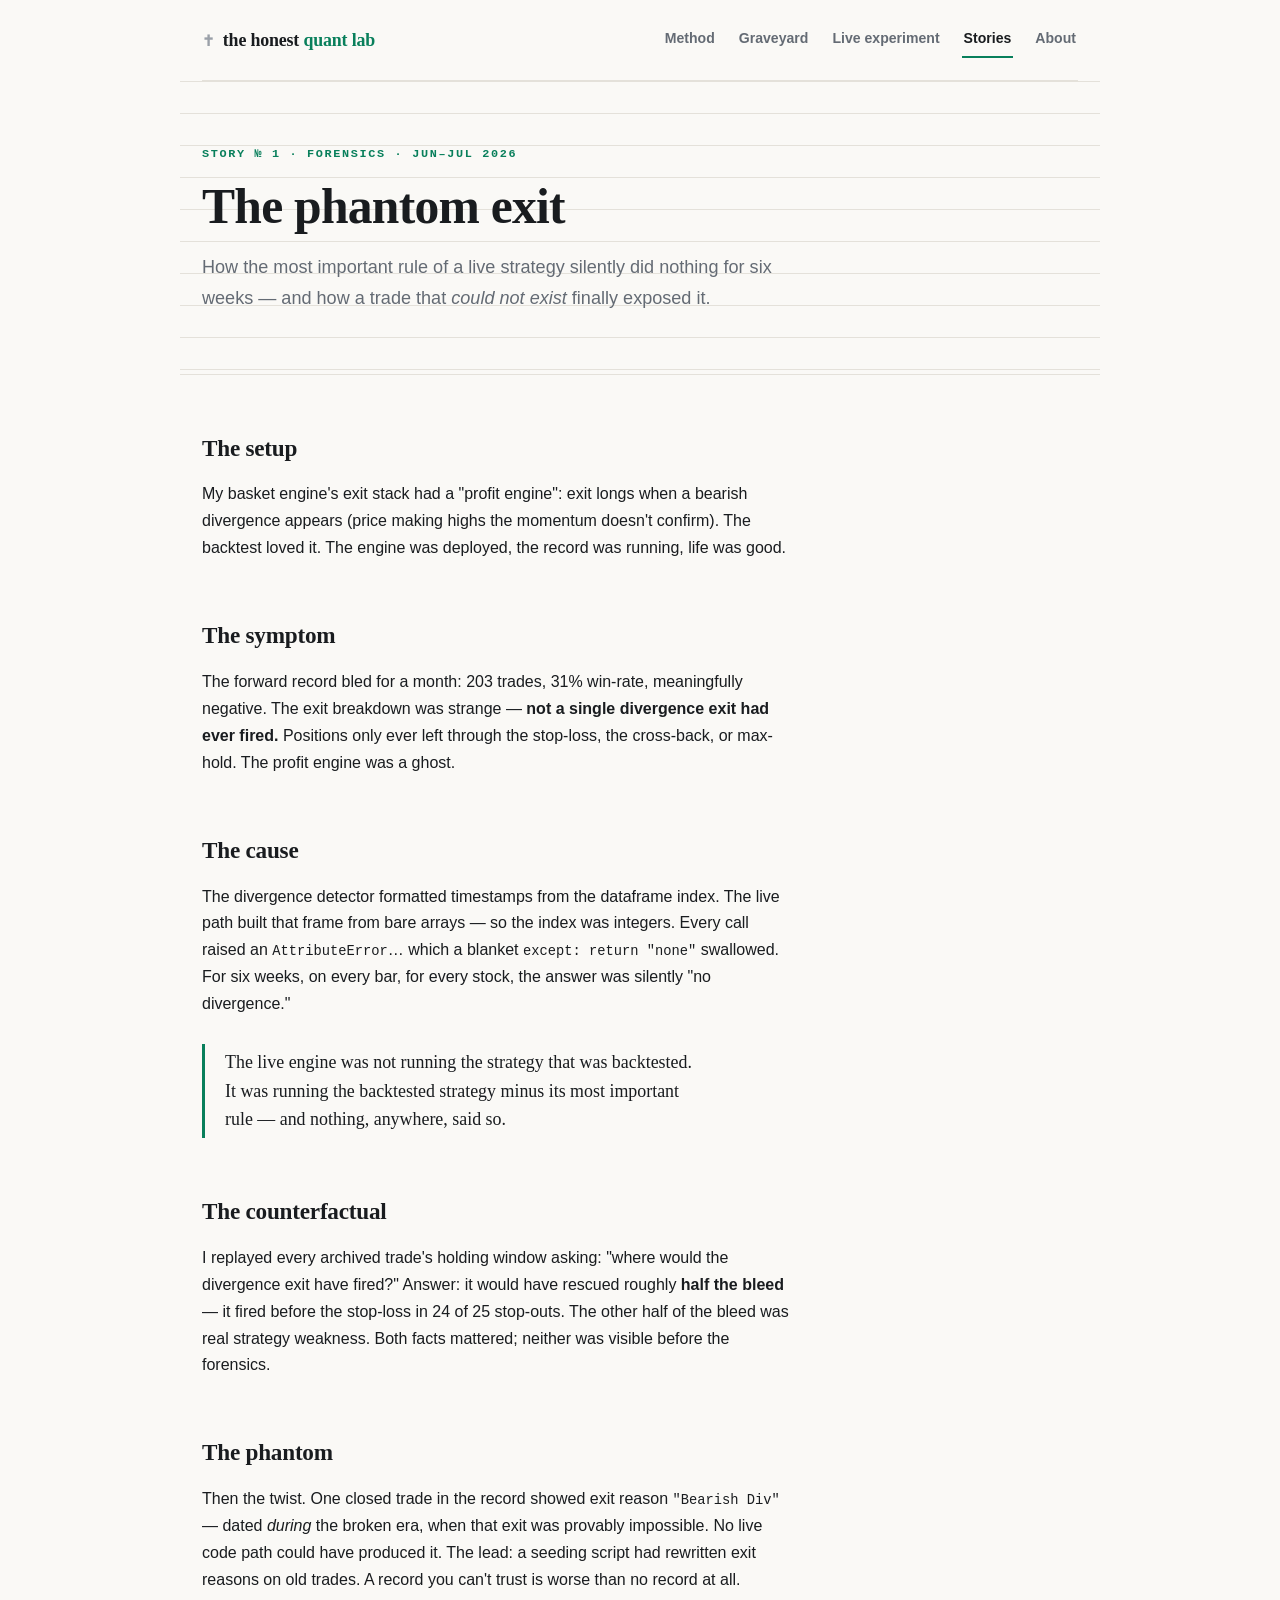
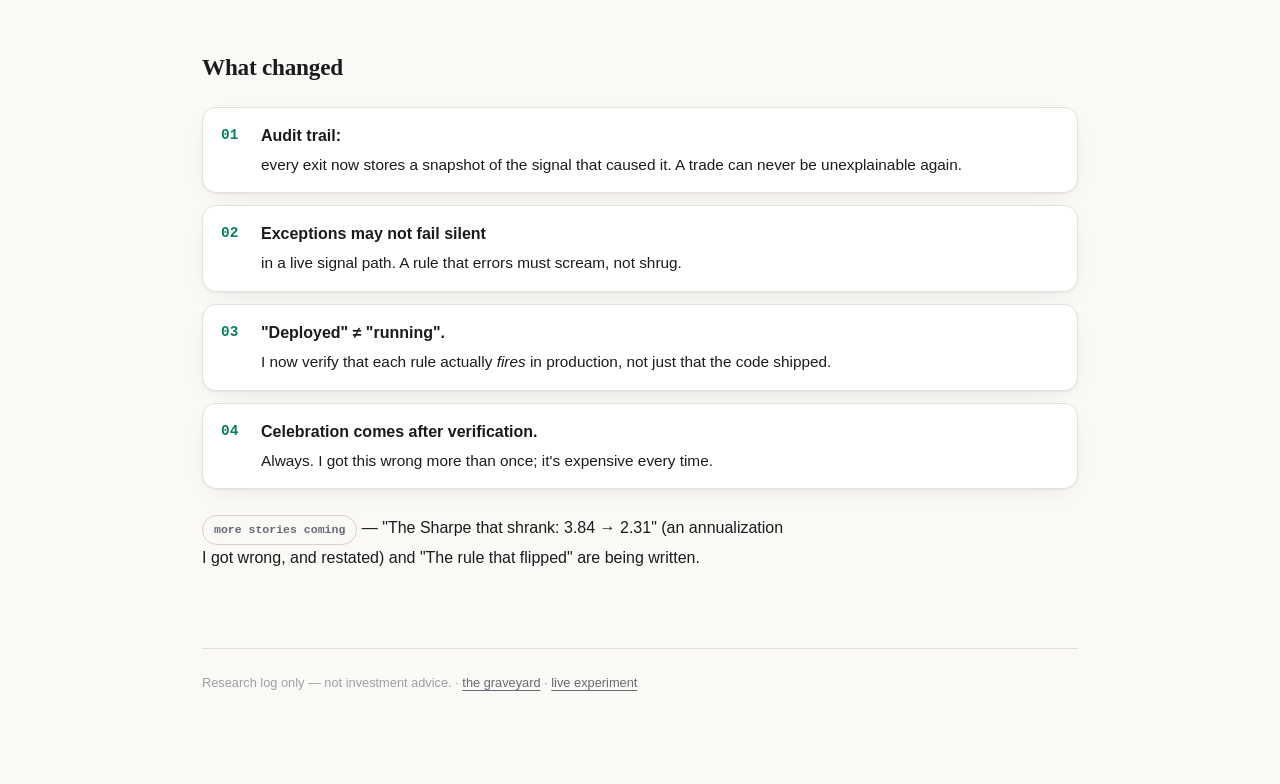
<file: site/story-phantom-exit.html>
<!DOCTYPE html>
<html lang="en">
<head>
<meta charset="UTF-8"><meta name="viewport" content="width=device-width, initial-scale=1.0">
<title>The phantom exit — how a silent bug traded for six weeks</title>
<meta name="description" content="A forensic story: the 'profit engine' of a live strategy threw an exception on every call for six weeks — and a blanket except made it invisible.">
<link rel="stylesheet" href="style.css">
</head>
<body><div class="wrap">
<nav>
  <a class="brand" href="index.html"><span class="tomb">✝</span>the honest <b>quant lab</b></a>
  <a href="index.html">Method</a>
  <a href="graveyard.html">Graveyard</a>
  <a href="experiment.html">Live experiment</a>
  <a href="story-phantom-exit.html" class="on">Stories</a>
  <a href="about.html">About</a>
</nav>

<header class="hero">
<div class="kicker">story № 1 · forensics · Jun–Jul 2026</div>
<h1>The phantom exit</h1>
<p class="lead">How the most important rule of a live strategy silently did nothing
for six weeks — and how a trade that <i>could not exist</i> finally exposed it.</p>
</header>

<h2>The setup</h2>
<p>My basket engine's exit stack had a "profit engine": exit longs when a
bearish divergence appears (price making highs the momentum doesn't confirm).
The backtest loved it. The engine was deployed, the record was running, life was good.</p>

<h2>The symptom</h2>
<p>The forward record bled for a month: 203 trades, 31% win-rate, meaningfully
negative. The exit breakdown was strange — <b>not a single divergence exit had
ever fired.</b> Positions only ever left through the stop-loss, the cross-back,
or max-hold. The profit engine was a ghost.</p>

<h2>The cause</h2>
<p>The divergence detector formatted timestamps from the dataframe index. The live
path built that frame from bare arrays — so the index was integers. Every call
raised an <span class="mono">AttributeError</span>… which a blanket
<span class="mono">except: return "none"</span> swallowed. For six weeks, on every
bar, for every stock, the answer was silently "no divergence."</p>
<blockquote>The live engine was not running the strategy that was backtested.
It was running the backtested strategy minus its most important rule —
and nothing, anywhere, said so.</blockquote>

<h2>The counterfactual</h2>
<p>I replayed every archived trade's holding window asking: "where would the
divergence exit have fired?" Answer: it would have rescued roughly <b>half the
bleed</b> — it fired before the stop-loss in 24 of 25 stop-outs. The other half
of the bleed was real strategy weakness. Both facts mattered; neither was visible
before the forensics.</p>

<h2>The phantom</h2>
<p>Then the twist. One closed trade in the record showed exit reason
<span class="mono">"Bearish Div"</span> — dated <i>during</i> the broken era, when
that exit was provably impossible. No live code path could have produced it.
The lead: a seeding script had rewritten exit reasons on old trades. A record you
can't trust is worse than no record at all.</p>

<h2>What changed</h2>
<ul class="rules">
<li><b>Audit trail:</b> every exit now stores a snapshot of the signal that caused
it. A trade can never be unexplainable again.</li>
<li><b>Exceptions may not fail silent</b> in a live signal path. A rule that errors
must scream, not shrug.</li>
<li><b>"Deployed" ≠ "running".</b> I now verify that each rule actually <i>fires</i>
in production, not just that the code shipped.</li>
<li><b>Celebration comes after verification.</b> Always. I got this wrong more
than once; it's expensive every time.</li>
</ul>

<p style="margin-top:26px"><span class="badge">more stories coming</span> —
"The Sharpe that shrank: 3.84 &rarr; 2.31" (an annualization I got wrong, and
restated) and "The rule that flipped" are being written.</p>

<div class="foot">Research log only — not investment advice. ·
<a href="graveyard.html">the graveyard</a> · <a href="experiment.html">live experiment</a></div>
</div></body></html>
</file>
<file: site/style.css>
/* the honest quant lab — "research ledger" v2 */
:root{
  --bg:#faf9f6;--bg2:#f3f1ec;--ink:#191c1f;--muted:#646b74;--faint:#9aa0a8;
  --line:#e4e1da;--line2:#d5d1c8;--card:#ffffff;
  --accent:#087f5b;--accent-ink:#087f5b;--amber:#b45309;--red:#b42318;
  --mark:#087f5b;
  --serif:"Iowan Old Style","Palatino Nova",Palatino,Georgia,serif;
  --mono:"SF Mono",ui-monospace,Menlo,Consolas,monospace;
  --shadow:0 1px 2px rgba(25,28,31,.05),0 8px 28px -12px rgba(25,28,31,.12);
}
@media(prefers-color-scheme:dark){:root{
  --bg:#101214;--bg2:#0b0d0e;--ink:#e9e8e4;--muted:#a2a8b0;--faint:#6d737b;
  --line:#26292d;--line2:#33373c;--card:#17191d;
  --accent:#34d399;--accent-ink:#4ade9f;--amber:#fbbf24;--red:#f87171;
  --mark:#1fa871;
  --shadow:0 1px 2px rgba(0,0,0,.4),0 10px 32px -14px rgba(0,0,0,.55);
}}
*{box-sizing:border-box;margin:0;padding:0}
html{scroll-behavior:smooth}
body{font:16px/1.68 -apple-system,BlinkMacSystemFont,"Segoe UI",Roboto,sans-serif;
  background:
    linear-gradient(var(--bg) 0 0);
  background-color:var(--bg);color:var(--ink);-webkit-font-smoothing:antialiased}
.wrap{max-width:920px;margin:0 auto;padding:0 22px 90px}

/* ── nav ── */
nav{display:flex;gap:20px;padding:22px 0;border-bottom:1px solid var(--line);
  margin-bottom:0;flex-wrap:wrap;align-items:center}
nav .brand{font-family:var(--serif);font-weight:700;font-size:1.12rem;
  letter-spacing:-.01em;margin-right:auto;color:var(--ink);text-decoration:none}
nav .brand b{color:var(--accent-ink);font-weight:700}
nav .brand .tomb{font-size:.85em;color:var(--faint);margin-right:8px}
nav a:not(.brand){color:var(--muted);text-decoration:none;font-size:.88rem;
  font-weight:600;padding:5px 2px;border-bottom:2px solid transparent}
nav a:not(.brand):hover{color:var(--ink)}
nav a.on{color:var(--ink);border-bottom-color:var(--accent)}

/* ── hero ── */
header.hero{padding:64px 0 46px;border-bottom:1px solid var(--line);
  background:
   repeating-linear-gradient(0deg,transparent 0 31px,var(--line) 31px 32px);
  background-size:100% 32px;margin:0 -22px;padding-left:22px;padding-right:22px}
.kicker{font-family:var(--mono);font-size:.74rem;letter-spacing:.14em;
  text-transform:uppercase;color:var(--accent-ink);font-weight:700;margin-bottom:14px}
h1{font-family:var(--serif);font-size:clamp(2rem,5.4vw,3.1rem);font-weight:700;
  letter-spacing:-.015em;line-height:1.12;margin:0 0 18px;text-wrap:balance}
h1 .dim{color:var(--muted)}
.lead{font-size:1.13rem;color:var(--muted);max-width:60ch;line-height:1.7}
h2{font-family:var(--serif);font-size:1.45rem;font-weight:700;
  letter-spacing:-.01em;margin:54px 0 14px}
h3{font-size:1rem;font-weight:750;margin:26px 0 8px}
p{margin:0 0 14px;max-width:66ch}
a{color:var(--accent-ink);text-decoration-thickness:1px;text-underline-offset:3px}
.sec{font-family:var(--mono);font-size:.72rem;letter-spacing:.14em;
  text-transform:uppercase;color:var(--faint);font-weight:700;display:block;
  margin:52px 0 6px}
.sec+h2{margin-top:0}
.mono{font-family:var(--mono);font-size:.86em}

/* ── stat tiles (hero numbers) ── */
.stats{display:grid;grid-template-columns:repeat(auto-fit,minmax(160px,1fr));
  gap:14px;margin:38px 0 6px}
.stat{background:var(--card);border:1px solid var(--line);border-radius:16px;
  padding:20px 20px 16px;box-shadow:var(--shadow);position:relative;overflow:hidden}
.stat::after{content:"";position:absolute;left:0;top:0;bottom:0;width:3px;
  background:var(--mark);opacity:.85}
.stat .n{font-family:var(--mono);font-size:2.1rem;font-weight:700;
  letter-spacing:-.03em;font-variant-numeric:tabular-nums;line-height:1.1}
.stat .l{color:var(--muted);font-size:.8rem;font-weight:600;margin-top:4px}
.stat.red::after{background:var(--red)}
.stat.amber::after{background:var(--amber)}

/* ── pipeline ── */
.pipeline{font-family:var(--mono);font-size:.8rem;background:var(--card);
  border:1px solid var(--line);border-radius:16px;padding:22px 24px;
  overflow-x:auto;white-space:pre;line-height:1.95;margin:20px 0;box-shadow:var(--shadow)}
.pipeline b{color:var(--accent-ink)}
.pipeline .x{color:var(--red)}

/* ── rules / lists ── */
.rules{margin:20px 0;padding:0;counter-reset:rule}
.rules li{list-style:none;padding:15px 18px 15px 58px;background:var(--card);
  border:1px solid var(--line);border-radius:14px;margin-bottom:12px;
  font-size:.96rem;position:relative;box-shadow:var(--shadow);counter-increment:rule}
.rules li::before{content:counter(rule,decimal-leading-zero);
  font-family:var(--mono);font-weight:700;color:var(--accent-ink);
  position:absolute;left:18px;top:15px;font-size:.9rem}
.rules b:first-child{display:block;font-size:1rem;margin-bottom:2px}

.card{background:var(--card);border:1px solid var(--line);border-radius:16px;
  padding:22px 24px;margin:16px 0;box-shadow:var(--shadow)}

/* ── graveyard ── */
.cat-block{margin:34px 0 8px}
.cat-head{display:flex;align-items:baseline;gap:12px;border-bottom:2px solid var(--line2);
  padding-bottom:8px;margin-bottom:4px}
.cat-head h2{margin:0;font-size:1.2rem}
.cat-head .cnt{font-family:var(--mono);color:var(--faint);font-size:.85rem}
.g-entry{border-bottom:1px solid var(--line);padding:18px 2px}
.g-entry:last-child{border-bottom:none}
.g-entry .t{font-weight:750;font-size:1.02rem;font-family:var(--serif)}
.g-entry .t .tomb{color:var(--faint);margin-right:7px;font-weight:400}
.g-entry .w{color:var(--muted);font-size:.92rem;margin:5px 0 7px;max-width:72ch}
.g-entry .k{font-size:.92rem;margin:0 0 6px;max-width:72ch}
.g-entry .k b{color:var(--red);font-family:var(--mono);font-size:.78em;
  letter-spacing:.08em;text-transform:uppercase;margin-right:6px}
.g-entry .l{font-size:.9rem;color:var(--accent-ink);max-width:72ch}
.g-entry .l b{font-family:var(--mono);font-size:.78em;letter-spacing:.08em;
  text-transform:uppercase;margin-right:6px;font-style:normal}
.filterbar{display:flex;gap:8px;flex-wrap:wrap;margin:22px 0 6px;position:sticky;
  top:0;background:var(--bg);padding:12px 0;z-index:5}
.filterbar button{font:600 .8rem/1 -apple-system,sans-serif;padding:8px 14px;
  border-radius:999px;border:1px solid var(--line2);background:var(--card);
  color:var(--muted);cursor:pointer;transition:.12s}
.filterbar button:hover{color:var(--ink);border-color:var(--faint)}
.filterbar button.on{background:var(--accent);color:#fff;border-color:var(--accent)}
@media(prefers-color-scheme:dark){.filterbar button.on{color:#08110d}}

/* ── chart ── */
.chart{margin:26px 0 8px}
.chart svg{width:100%;height:auto;display:block}
.chart .bar{fill:var(--mark)}
.chart .bar:hover{opacity:.82}
.chart text{font-family:var(--mono);font-size:12.5px;fill:var(--muted)}
.chart text.val{fill:var(--ink);font-weight:700}
.chart .cap{font-size:.78rem;color:var(--faint);margin-top:6px;font-family:var(--mono)}

/* ── tables ── */
table{width:100%;border-collapse:collapse;font-size:.92rem;margin:14px 0}
th{text-align:left;color:var(--faint);font-family:var(--mono);font-size:.72rem;
  text-transform:uppercase;letter-spacing:.06em;padding:9px 10px;
  border-bottom:2px solid var(--line2)}
td{padding:11px 10px;border-bottom:1px solid var(--line);vertical-align:top}
tr:last-child td{border-bottom:none}
td.mono,th.mono{font-family:var(--mono);font-size:.84rem;font-variant-numeric:tabular-nums}

.badge{display:inline-block;font-family:var(--mono);font-size:.72rem;padding:4px 11px;
  border-radius:999px;border:1px solid var(--line2);color:var(--muted);font-weight:600}
.badge.live{color:var(--accent-ink);border-color:var(--accent);}
.badge.live::before{content:"●";margin-right:6px;animation:pulse 2.2s infinite}
@keyframes pulse{0%,100%{opacity:1}50%{opacity:.35}}

blockquote{font-family:var(--serif);font-size:1.12rem;line-height:1.6;
  border-left:3px solid var(--accent);padding:4px 0 4px 20px;margin:26px 0;
  color:var(--ink);max-width:56ch}
.foot{margin-top:76px;padding-top:22px;border-top:1px solid var(--line);
  color:var(--faint);font-size:.8rem;line-height:1.8}
.foot a{color:var(--muted)}
</file>
